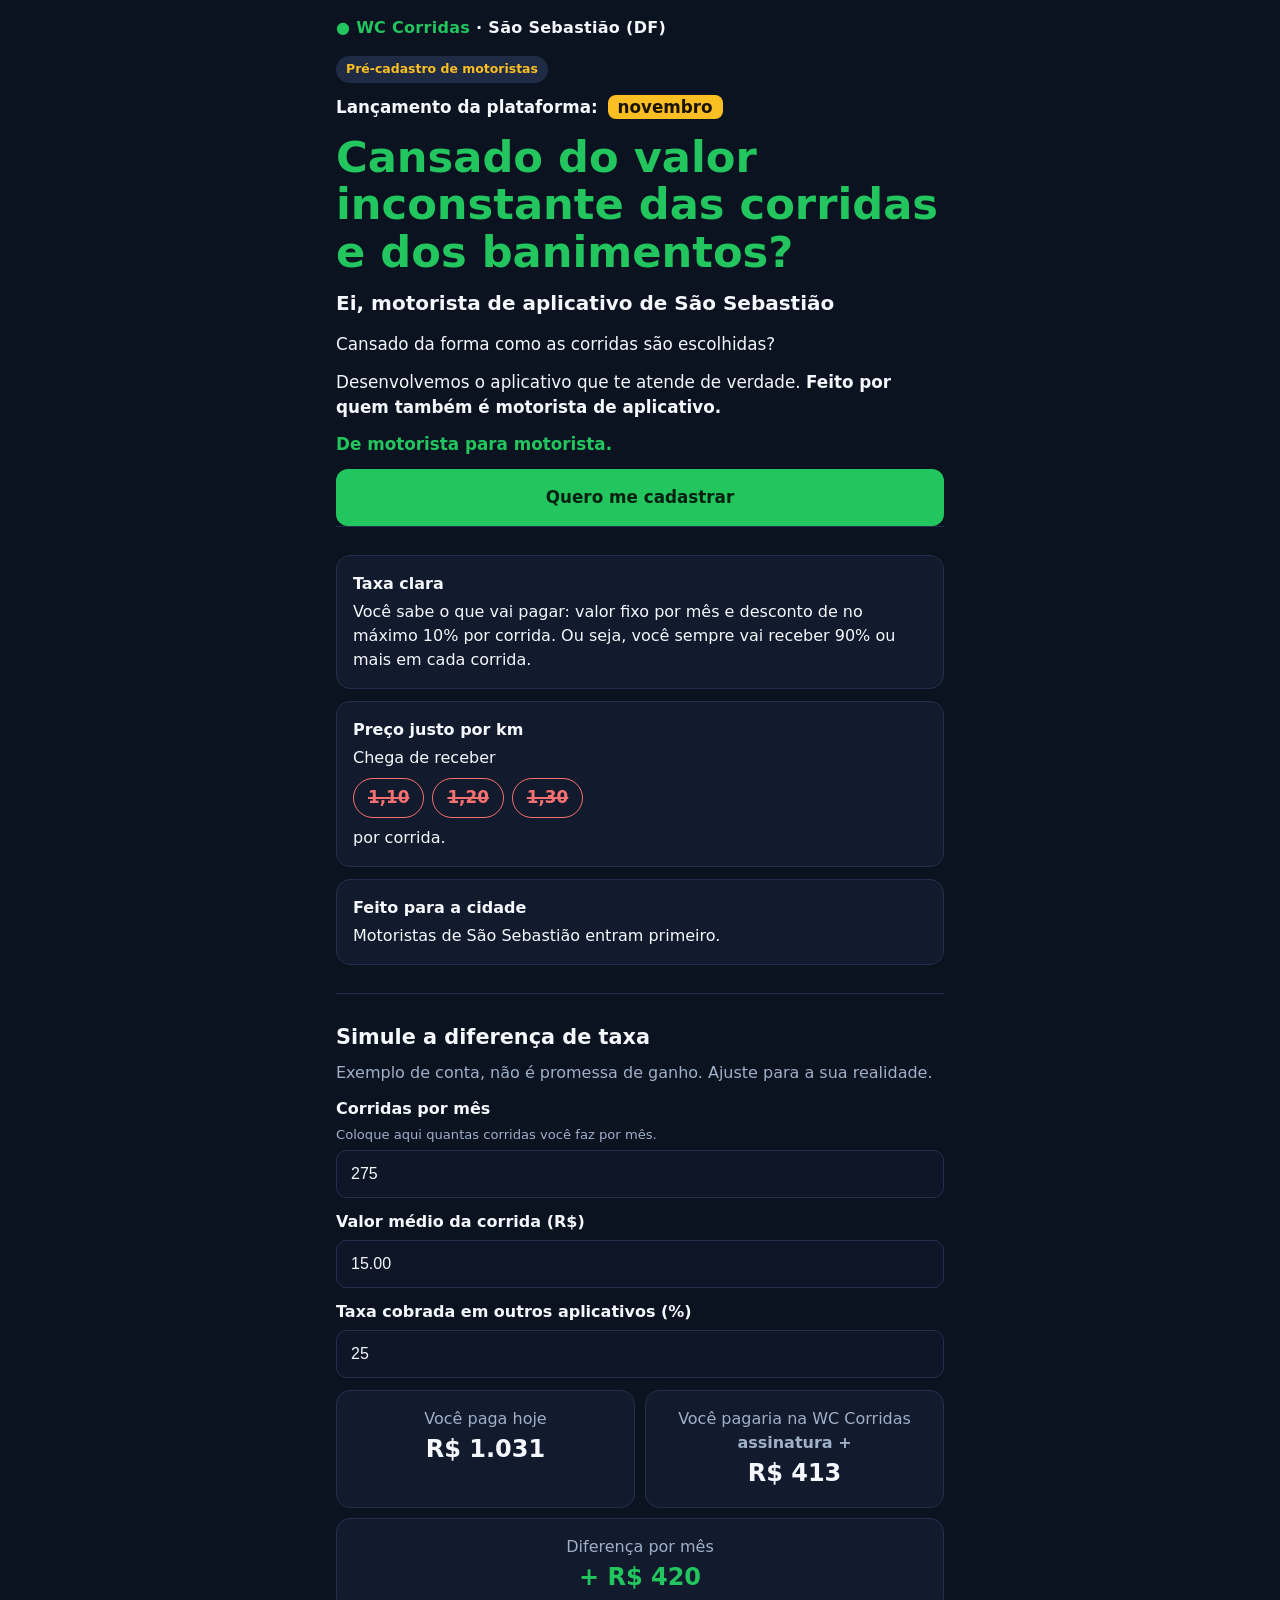
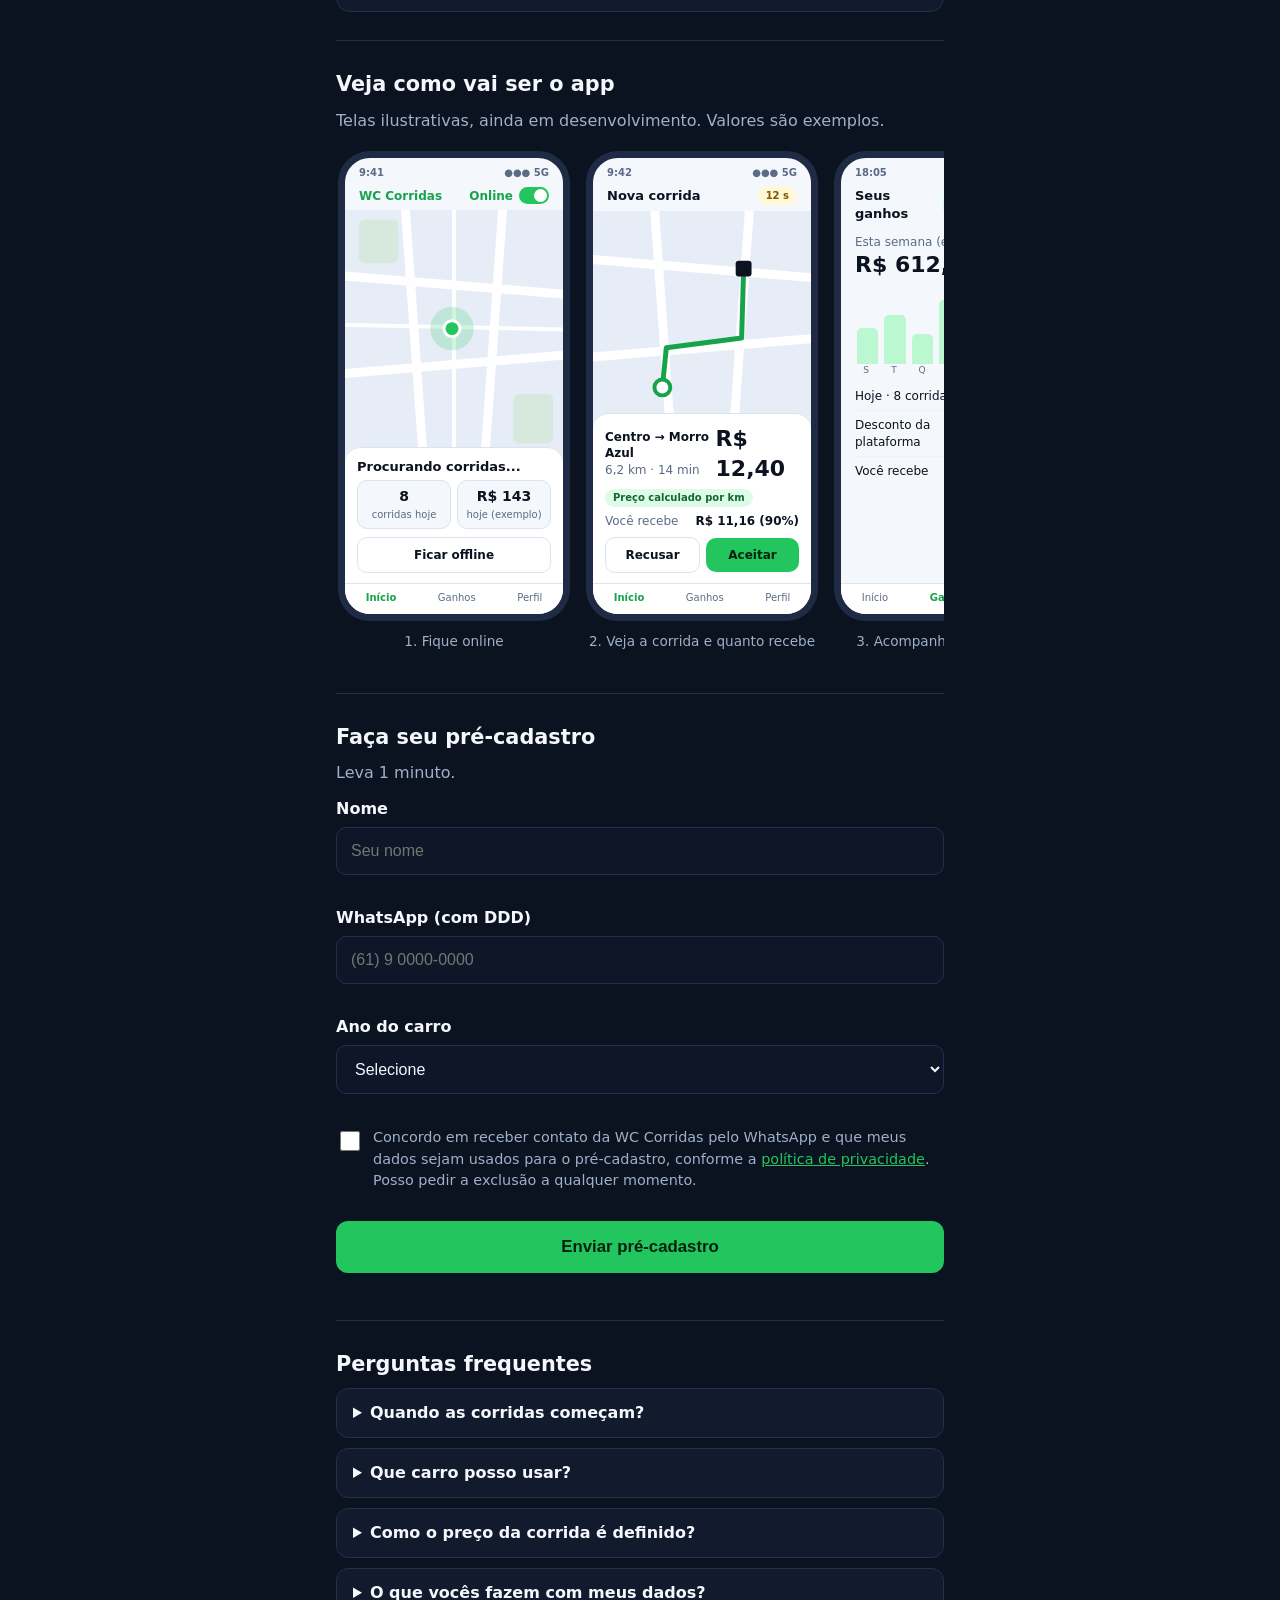
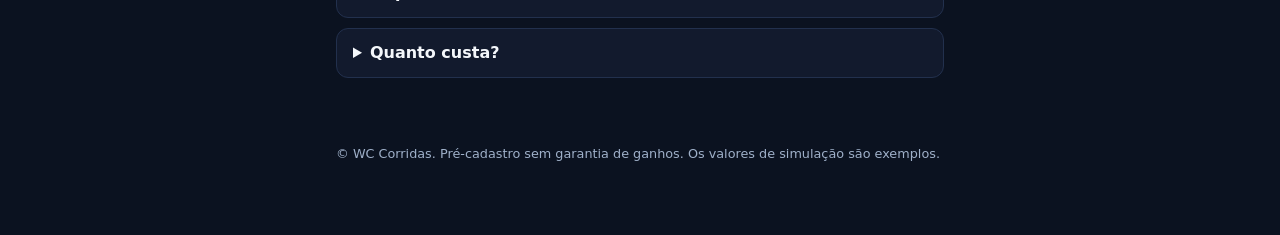
<file: wc-corridas/landing/index.html>
<!doctype html>
<html lang="pt-BR">
<head>
<meta charset="utf-8">
<meta name="viewport" content="width=device-width, initial-scale=1">
<link rel="icon" href="data:,">
<title>Pré-cadastro de motoristas | WC Corridas São Sebastião</title>
<meta name="description" content="Pré-cadastro para motoristas de aplicativo de São Sebastião (DF). Lançamento em novembro. Plataforma por assinatura mensal.">
<style>
:root{--bg:#0b1220;--card:#121a2d;--ink:#f4f7fb;--mut:#9fb0c9;--acc:#22c55e;--acc2:#16a34a;--line:#22304d;--warn:#fbbf24;--bad:#f87171}
*{box-sizing:border-box}
body{margin:0;font-family:system-ui,-apple-system,"Segoe UI",Roboto,Arial,sans-serif;background:var(--bg);color:var(--ink);line-height:1.5}
.wrap{max-width:640px;margin:0 auto;padding:0 16px}
header{padding:16px 0;font-weight:800;letter-spacing:.3px}
header span{color:var(--acc)}
h1{font-size:clamp(1.7rem,7vw,2.4rem);line-height:1.15;margin:12px 0}
h1 em{font-style:normal;color:var(--acc)}
h2{font-size:1.3rem;margin:0 0 8px}
p{margin:0 0 12px}
.mut{color:var(--mut)}
.btn{display:block;width:100%;background:var(--acc);color:#04210f;border:0;border-radius:12px;padding:16px;font-size:1.05rem;font-weight:800;text-align:center;text-decoration:none;cursor:pointer}
.btn:hover{background:var(--acc2)}
.btn[disabled]{opacity:.6;cursor:wait}
section{padding:28px 0;border-top:1px solid var(--line)}
.grid{display:grid;gap:12px}
.card{background:var(--card);border:1px solid var(--line);border-radius:14px;padding:16px}
.card b{display:block;margin-bottom:4px}
label{display:block;font-weight:600;margin:12px 0 6px}
.help{font-size:.82rem;color:var(--mut);margin:-2px 0 6px}
input[type=text],input[type=tel],input[type=number],select{width:100%;padding:14px;border-radius:10px;border:1px solid var(--line);background:#0e1627;color:var(--ink);font-size:1rem}
input:focus,select:focus{outline:2px solid var(--acc);border-color:transparent}
.chk{display:flex;gap:10px;align-items:flex-start;margin:14px 0;font-size:.9rem;color:var(--mut);font-weight:400}
.chk input{margin-top:4px;width:20px;height:20px;flex:none}
.err{color:var(--bad);font-size:.85rem;min-height:1.1em;margin-top:4px}
.sim{display:grid;grid-template-columns:1fr 1fr;gap:10px;margin-top:12px}
.sim .card{text-align:center}
.big{font-size:1.5rem;font-weight:800}
.save{color:var(--acc)}
details{background:var(--card);border:1px solid var(--line);border-radius:12px;padding:12px 16px;margin-bottom:10px}
summary{cursor:pointer;font-weight:700}
details p{margin:8px 0 0;color:var(--mut)}
.note{font-size:.8rem;color:var(--mut)}
.tag{display:inline-block;background:#1f2a44;color:var(--warn);border-radius:999px;padding:4px 10px;font-size:.78rem;font-weight:700}
.launch{margin:10px 0 0;font-size:1.05rem;font-weight:700}
.launch em{font-style:normal;background:var(--warn);color:#1a1300;border-radius:8px;padding:2px 10px;margin-left:4px}
.hl{font-size:clamp(1.9rem,8vw,2.7rem);line-height:1.1;font-weight:900;margin:14px 0 12px}
.hl em{font-style:normal;color:var(--acc)}
.lead p{font-size:1.05rem}
.hi{font-size:1.25rem;font-weight:800;margin:0 0 14px}
.shots{display:flex;gap:16px;overflow-x:auto;scroll-snap-type:x mandatory;padding:6px 2px 14px;-webkit-overflow-scrolling:touch}
.shot{flex:none;scroll-snap-align:center;width:232px}
.shot figcaption{margin-top:10px;font-size:.85rem;color:var(--mut);text-align:center}
.phone{width:232px;height:470px;border-radius:32px;border:7px solid #1f2a44;background:#f4f7fb;color:#0b1220;overflow:hidden;position:relative;font-size:12px;line-height:1.35;display:flex;flex-direction:column}
.sb{display:flex;justify-content:space-between;padding:8px 14px 2px;font-size:10px;font-weight:700;color:#5b6b86}
.ph-h{display:flex;justify-content:space-between;align-items:center;padding:6px 14px}
.ph-h b{font-size:13px}
.ph-h .brandsm{color:#16a34a;font-weight:800}
.sw{display:flex;align-items:center;gap:6px;font-weight:700;color:#16a34a}
.sw i{display:inline-block;width:30px;height:17px;border-radius:99px;background:#22c55e;position:relative}
.sw i:after{content:"";position:absolute;right:2px;top:2px;width:13px;height:13px;border-radius:50%;background:#fff}
.map{flex:1;min-height:0;background:#e6edf6;position:relative}
.map svg{position:absolute;inset:0;width:100%;height:100%}
.sheet{background:#fff;border-top:1px solid #dbe3ef;padding:10px 12px;border-radius:16px 16px 0 0;margin-top:-12px;position:relative}
.sheet h4{margin:0 0 4px;font-size:13px}
.row{display:flex;justify-content:space-between;align-items:center;gap:6px}
.kpi{background:#f4f7fb;border:1px solid #dbe3ef;border-radius:10px;padding:6px 8px;flex:1;text-align:center}
.kpi b{display:block;font-size:14px}
.kpi span{font-size:10px;color:#5b6b86}
.pbtn{display:block;text-align:center;background:#22c55e;color:#04210f;font-weight:800;border-radius:10px;padding:9px;margin-top:8px}
.pbtn.alt{background:#fff;border:1px solid #dbe3ef;color:#0b1220}
.nav{display:flex;justify-content:space-around;border-top:1px solid #dbe3ef;background:#fff;padding:7px 0 9px;font-size:10px;color:#5b6b86}
.nav .on{color:#16a34a;font-weight:800}
.big2{font-size:22px;font-weight:900}
.chip{display:inline-block;background:#fff7d6;color:#7a5a00;border-radius:99px;padding:2px 8px;font-size:10px;font-weight:700}
.chip.g{background:#dcfce7;color:#166534}
.bars{display:flex;align-items:flex-end;gap:6px;height:84px;padding:4px 2px 0}
.bars div{flex:1;background:#bbf7d0;border-radius:5px 5px 0 0}
.bars div.t{background:#22c55e}
.days{display:flex;gap:6px;font-size:9px;color:#5b6b86;text-align:center;margin-bottom:6px}
.days span{flex:1}
.li{display:flex;justify-content:space-between;padding:6px 0;border-bottom:1px solid #eef2f8}
.body{padding:6px 14px;flex:1;min-height:0}
.badges{display:flex;flex-wrap:wrap;gap:8px;margin:8px 0}
.badge{display:inline-block;border:1px solid var(--bad);color:var(--bad);border-radius:999px;padding:6px 14px;font-weight:800;font-size:1.05rem;text-decoration:line-through;text-decoration-thickness:2px}
.sub{font-weight:700;color:var(--acc)}
footer{padding:28px 0 60px;font-size:.8rem;color:var(--mut)}
#ok{display:none}
</style>
</head>
<body>

<div class="wrap">
  <header><span>●</span> <span class="brand">WC Corridas</span> · São Sebastião (DF)</header>

  <main>
    <p><span class="tag">Pré-cadastro de motoristas</span></p>
    <p class="launch">Lançamento da plataforma: <em>novembro</em></p>

    <div class="hl"><em>Cansado do valor inconstante das corridas e dos banimentos?</em></div>
    <p class="hi">Ei, motorista de aplicativo de São Sebastião</p>
    <div class="lead">
      <p>Cansado da forma como as corridas são escolhidas?</p>
      <p>Desenvolvemos o aplicativo que te atende de verdade. <b>Feito por quem também é motorista de aplicativo.</b></p>
      <p class="sub">De motorista para motorista.</p>
    </div>
    <a class="btn" href="#cadastro" id="cta1">Quero me cadastrar</a>

    <section>
      <div class="grid">
        <div class="card"><b>Taxa clara</b>Você sabe o que vai pagar: valor fixo por mês e desconto de no máximo 10% por corrida. Ou seja, você sempre vai receber 90% ou mais em cada corrida.</div>
        <div class="card"><b>Preço justo por km</b>Chega de receber
          <div class="badges"><span class="badge">1,10</span><span class="badge">1,20</span><span class="badge">1,30</span></div>
          por corrida.</div>
        <div class="card"><b>Feito para a cidade</b>Motoristas de São Sebastião entram primeiro.</div>
      </div>
    </section>

    <section>
      <h2>Simule a diferença de taxa</h2>
      <p class="mut">Exemplo de conta, não é promessa de ganho. Ajuste para a sua realidade.</p>

      <label for="rides">Corridas por mês</label>
      <div class="help">Coloque aqui quantas corridas você faz por mês.</div>
      <input id="rides" type="number" inputmode="numeric" min="1" max="1500" value="275">

      <label for="ticket">Valor médio da corrida (R$)</label>
      <input id="ticket" type="number" inputmode="decimal" min="1" max="500" step="0.5" value="15.00">

      <label for="other">Taxa cobrada em outros aplicativos (%)</label>
      <input id="other" type="number" inputmode="decimal" min="0" max="60" step="1" value="25">

      <div class="sim">
        <div class="card"><div class="mut">Você paga hoje</div><div class="big" id="feeOther">R$ 0</div></div>
        <div class="card"><div class="mut">Você pagaria na WC Corridas</div><div class="mut" style="font-weight:700">assinatura +</div><div class="big" id="feeUs">R$ 0</div></div>
      </div>
      <div class="card" style="margin-top:10px;text-align:center"><div class="mut">Diferença por mês</div><div class="big save" id="diff">R$ 0</div></div>
    </section>

    <section>
      <h2>Veja como vai ser o app</h2>
      <p class="mut">Telas ilustrativas, ainda em desenvolvimento. Valores são exemplos.</p>
      <div class="shots">

        <figure class="shot" style="margin:0">
          <div class="phone">
            <div class="sb"><span>9:41</span><span>●●● 5G</span></div>
            <div class="ph-h"><span class="brandsm brand">WC Corridas</span><span class="sw">Online <i></i></span></div>
            <div class="map">
              <svg viewBox="0 0 220 260" preserveAspectRatio="xMidYMid slice" aria-hidden="true">
                <rect width="220" height="260" fill="#e6edf6"/>
                <g stroke="#fff" stroke-width="9" fill="none"><path d="M-10 70 L230 90"/><path d="M-10 170 L230 150"/><path d="M60 -10 L80 270"/><path d="M160 -10 L140 270"/></g>
                <g stroke="#fff" stroke-width="4" fill="none"><path d="M-10 120 L230 125"/><path d="M110 -10 L110 270"/></g>
                <rect x="14" y="14" width="40" height="44" rx="6" fill="#d7e8dc"/><rect x="170" y="190" width="40" height="50" rx="6" fill="#d7e8dc"/>
                <circle cx="108" cy="124" r="22" fill="#22c55e" fill-opacity=".2"/><circle cx="108" cy="124" r="8" fill="#22c55e" stroke="#fff" stroke-width="3"/>
              </svg>
            </div>
            <div class="sheet">
              <h4>Procurando corridas...</h4>
              <div class="row"><div class="kpi"><b>8</b><span>corridas hoje</span></div><div class="kpi"><b>R$ 143</b><span>hoje (exemplo)</span></div></div>
              <div class="pbtn alt">Ficar offline</div>
            </div>
            <div class="nav"><span class="on">Início</span><span>Ganhos</span><span>Perfil</span></div>
          </div>
          <figcaption>1. Fique online</figcaption>
        </figure>

        <figure class="shot" style="margin:0">
          <div class="phone">
            <div class="sb"><span>9:42</span><span>●●● 5G</span></div>
            <div class="ph-h"><b>Nova corrida</b><span class="chip">12 s</span></div>
            <div class="map">
              <svg viewBox="0 0 220 260" preserveAspectRatio="xMidYMid slice" aria-hidden="true">
                <rect width="220" height="260" fill="#e6edf6"/>
                <g stroke="#fff" stroke-width="9" fill="none"><path d="M-10 70 L230 90"/><path d="M-10 170 L230 150"/><path d="M60 -10 L80 270"/><path d="M160 -10 L140 270"/></g>
                <path d="M70 200 L74 160 L150 150 L152 80" stroke="#16a34a" stroke-width="5" fill="none" stroke-linecap="round" stroke-linejoin="round"/>
                <circle cx="70" cy="200" r="8" fill="#fff" stroke="#16a34a" stroke-width="4"/>
                <rect x="144" y="72" width="16" height="16" rx="3" fill="#0b1220"/>
              </svg>
            </div>
            <div class="sheet">
              <div class="row"><div><b>Centro → Morro Azul</b><div style="color:#5b6b86">6,2 km · 14 min</div></div><div class="big2">R$ 12,40</div></div>
              <div style="margin-top:6px"><span class="chip g">Preço calculado por km</span></div>
              <div class="row" style="margin-top:6px"><span style="color:#5b6b86">Você recebe</span><b>R$ 11,16 (90%)</b></div>
              <div class="row"><div class="pbtn alt" style="flex:1">Recusar</div><div class="pbtn" style="flex:1">Aceitar</div></div>
            </div>
            <div class="nav"><span class="on">Início</span><span>Ganhos</span><span>Perfil</span></div>
          </div>
          <figcaption>2. Veja a corrida e quanto recebe</figcaption>
        </figure>

        <figure class="shot" style="margin:0">
          <div class="phone">
            <div class="sb"><span>18:05</span><span>●●● 5G</span></div>
            <div class="ph-h"><b>Seus ganhos</b><span class="chip g">Assinatura ativa</span></div>
            <div class="body">
              <div style="color:#5b6b86">Esta semana (exemplo)</div>
              <div class="big2">R$ 612,00</div>
              <div class="bars"><div style="height:45%"></div><div style="height:62%"></div><div style="height:38%"></div><div style="height:80%"></div><div class="t" style="height:100%"></div><div style="height:55%"></div><div style="height:20%"></div></div>
              <div class="days"><span>S</span><span>T</span><span>Q</span><span>Q</span><span>S</span><span>S</span><span>D</span></div>
              <div class="li"><span>Hoje · 8 corridas</span><b>R$ 143,00</b></div>
              <div class="li"><span>Desconto da plataforma</span><b>no máx. 10%</b></div>
              <div class="li" style="border:0"><span>Você recebe</span><b>90% ou mais</b></div>
            </div>
            <div class="nav"><span>Início</span><span class="on">Ganhos</span><span>Perfil</span></div>
          </div>
          <figcaption>3. Acompanhe seus ganhos</figcaption>
        </figure>

      </div>
    </section>

    <section id="cadastro">
      <h2>Faça seu pré-cadastro</h2>
      <p class="mut">Leva 1 minuto.</p>
      <form id="f" novalidate autocomplete="on">
        <input id="hp" name="website" type="text" tabindex="-1" autocomplete="off" aria-hidden="true" style="position:absolute;left:-9999px;width:1px;height:1px;opacity:0">
        <label for="nome">Nome</label>
        <input id="nome" name="nome" type="text" autocomplete="name" placeholder="Seu nome">
        <div class="err" id="e-nome"></div>

        <label for="zap">WhatsApp (com DDD)</label>
        <input id="zap" name="whatsapp" type="tel" inputmode="tel" autocomplete="tel" placeholder="(61) 9 0000-0000">
        <div class="err" id="e-zap"></div>

        <label for="ano">Ano do carro</label>
        <select id="ano" name="ano_carro"><option value="">Selecione</option></select>
        <div class="err" id="e-ano"></div>

        <label class="chk"><input id="lgpd" type="checkbox">
          <span>Concordo em receber contato da WC Corridas pelo WhatsApp e que meus dados sejam usados para o pré-cadastro, conforme a <a href="/privacidade" id="priv" style="color:var(--acc)">política de privacidade</a>. Posso pedir a exclusão a qualquer momento.</span></label>
        <div class="err" id="e-lgpd"></div>

        <button class="btn" id="send" type="submit">Enviar pré-cadastro</button>
        <div class="err" id="e-form"></div>
      </form>

      <div id="ok" class="card">
        <h2>Pré-cadastro recebido!</h2>
        <p class="mut" id="okmsg">Obrigado, <span id="okname"></span>. Toque abaixo para falar com a gente no WhatsApp.</p>
        <a class="btn" id="wa" href="#" target="_blank" rel="noopener">Falar no WhatsApp</a>
      </div>
    </section>

    <section>
      <h2>Perguntas frequentes</h2>
      <details><summary>Quando as corridas começam?</summary><p>A plataforma será lançada em novembro.</p></details>
      <details><summary>Que carro posso usar?</summary><p>Carros com fabricação de 2017 em diante.</p></details>
      <details><summary>Como o preço da corrida é definido?</summary><p>O preço é calculado por km. Regiões de difícil acesso ou sem asfalto pagam mais.</p></details>
      <details><summary>O que vocês fazem com meus dados?</summary><p>Usamos nome, WhatsApp e ano do carro só para falar sobre o pré-cadastro. Você pode pedir a exclusão quando quiser.</p></details>
      <details><summary>Quanto custa?</summary><p>R$ 199,00 por mês.</p></details>
    </section>
  </main>

  <footer>
    <p>© <span class="brand">WC Corridas</span>. Pré-cadastro sem garantia de ganhos. Os valores de simulação são exemplos.</p>
  </footer>
</div>

<script>
(function(){
  var APP_SLUG = "wc-corridas";
  var BRAND = "WC Corridas";
  var WHATSAPP = "";
  var PIXEL_ID = "1576806120384003";
  var SUPABASE_URL = "https://mprqmsvzbavpkhuzttot.supabase.co";
  var SUPABASE_KEY = "sb_publishable__mFN0jw4ViEfuTfK_I_Ryw_jcbMNlc_";
  var FEE_FIXED = 199, FEE_PCT = 0.10;
  var MIN_YEAR = 2017;

  var $ = function(id){return document.getElementById(id);};

  function uuid(){
    if (window.crypto && crypto.randomUUID) return crypto.randomUUID();
    return Date.now().toString(36) + "-" + Math.random().toString(36).slice(2, 12);
  }
  function store(area, key, make){
    try {
      var v = window[area].getItem(key);
      if (v) return v;
      v = make();
      window[area].setItem(key, v);
      return v;
    } catch (e) { return make(); }
  }
  function readCookie(name){
    var m = document.cookie.match(new RegExp("(?:^|; )" + name + "=([^;]*)"));
    return m ? decodeURIComponent(m[1]) : null;
  }

  var visitorId = store("localStorage", "wc_visitor_id", uuid);
  var sessionId = store("sessionStorage", "wc_session_id", uuid);

  var UTM_KEYS = ["utm_source","utm_medium","utm_campaign","utm_content","utm_term","fbclid"];
  var qs = new URLSearchParams(location.search), utm = {};
  UTM_KEYS.forEach(function(k){ if (qs.get(k)) utm[k] = qs.get(k); });
  try {
    if (Object.keys(utm).length) sessionStorage.setItem("wc_utm", JSON.stringify(utm));
    else utm = JSON.parse(sessionStorage.getItem("wc_utm") || "{}");
  } catch (e) {}

  if (utm.fbclid && !readCookie("_fbc")) {
    var fbcValue = "fb.1." + Date.now() + "." + utm.fbclid;
    document.cookie = "_fbc=" + fbcValue + "; max-age=7776000; path=/; SameSite=Lax; Secure";
  }

  document.querySelectorAll(".brand").forEach(function(e){e.textContent = BRAND;});
  document.title = "Pré-cadastro de motoristas | " + BRAND + " São Sebastião";
  $("priv").href = "/privacidade";
  $("priv").target = "_blank";
  $("priv").rel = "noopener";

  !function(f,b,e,v,n,t,s){if(f.fbq)return;n=f.fbq=function(){n.callMethod?n.callMethod.apply(n,arguments):n.queue.push(arguments)};if(!f._fbq)f._fbq=n;n.push=n;n.loaded=!0;n.version='2.0';n.queue=[];t=b.createElement(e);t.async=!0;t.src=v;s=b.getElementsByTagName(e)[0];s.parentNode.insertBefore(t,s)}(window,document,'script','https://connect.facebook.net/en_US/fbevents.js');
  var pageViewId = uuid();
  fbq('init', PIXEL_ID);
  fbq('track', 'PageView', {}, {eventID: pageViewId});

  function postWithRetry(url, options, attempts){
    return fetch(url, options).then(function(r){
      if (r.ok || attempts <= 1 || (r.status >= 400 && r.status < 500)) return r;
      return new Promise(function(res){ setTimeout(res, 1200); }).then(function(){ return postWithRetry(url, options, attempts - 1); });
    }, function(err){
      if (attempts <= 1) throw err;
      return new Promise(function(res){ setTimeout(res, 1200); }).then(function(){ return postWithRetry(url, options, attempts - 1); });
    });
  }

  var sent = {};
  function deviceType(){
    var w = window.innerWidth;
    return w < 768 ? "mobile" : (w < 1024 ? "tablet" : "desktop");
  }
  function track(eventType, once){
    if (once) { if (sent[eventType]) return; sent[eventType] = true; }
    var row = {
      app_slug: APP_SLUG,
      path: location.pathname,
      full_url: location.href.slice(0, 2000),
      referrer: document.referrer ? document.referrer.slice(0, 2000) : null,
      utm_source: utm.utm_source || null,
      utm_medium: utm.utm_medium || null,
      utm_campaign: utm.utm_campaign || null,
      utm_content: utm.utm_content || null,
      utm_term: utm.utm_term || null,
      fbclid: utm.fbclid || null,
      session_id: sessionId,
      visitor_id: visitorId,
      event_type: eventType,
      device_type: deviceType(),
      browser_locale: navigator.language || null,
      screen_width: window.screen ? window.screen.width : null,
      screen_height: window.screen ? window.screen.height : null,
      user_agent: navigator.userAgent ? navigator.userAgent.slice(0, 600) : null
    };
    postWithRetry(SUPABASE_URL + "/rest/v1/landing_page_visits", {
      method: "POST",
      keepalive: true,
      headers: {"Content-Type": "application/json", "apikey": SUPABASE_KEY, "Prefer": "return=minimal"},
      body: JSON.stringify(row)
    }, 2).catch(function(){});
  }

  track("page_view", true);

  var scrollTicking = false;
  window.addEventListener("scroll", function(){
    if (scrollTicking) return;
    scrollTicking = true;
    requestAnimationFrame(function(){
      scrollTicking = false;
      var doc = document.documentElement;
      var total = doc.scrollHeight - window.innerHeight;
      if (total <= 0) return;
      var pct = window.scrollY / total;
      if (pct >= 0.5) track("scroll_50", true);
      if (pct >= 0.9) track("scroll_90", true);
    });
  }, {passive: true});

  if ("IntersectionObserver" in window) {
    var io = new IntersectionObserver(function(entries){
      entries.forEach(function(en){
        if (en.isIntersecting) { track("form_view", true); io.disconnect(); }
      });
    }, {threshold: 0.4});
    io.observe($("cadastro"));
  }

  var sel = $("ano"), y = new Date().getFullYear() + 1;
  for (var i = y; i >= MIN_YEAR; i--) { var o = document.createElement("option"); o.value = i; o.textContent = i; sel.appendChild(o); }
  var older = document.createElement("option"); older.value = "anterior a " + MIN_YEAR; older.textContent = "Anterior a " + MIN_YEAR; sel.appendChild(older);

  var brl = function(n){return "R$ " + Math.round(n).toLocaleString("pt-BR");};
  function sim(){
    var r = Math.max(0, parseFloat($("rides").value)||0);
    var t = Math.max(0, parseFloat($("ticket").value)||0);
    var p = Math.min(100, Math.max(0, parseFloat($("other").value)||0))/100;
    var gross = r*t, a = gross*p, b = FEE_FIXED + gross*FEE_PCT;
    $("feeOther").textContent = brl(a);
    $("feeUs").textContent = brl(gross*FEE_PCT);
    var d = a-b;
    $("diff").textContent = (d>=0 ? "+ " : "- ") + brl(Math.abs(d));
    $("diff").className = "big " + (d>=0 ? "save" : "");
  }
  ["rides","ticket","other"].forEach(function(id){
    $(id).addEventListener("input", function(){ sim(); track("simulator_use", true); });
  });
  sim();

  document.querySelectorAll("details").forEach(function(d){
    d.addEventListener("toggle", function(){ if (d.open) track("faq_open", true); });
  });

  $("zap").addEventListener("input", function(){
    var d = this.value.replace(/\D/g,"").slice(0,11), s = d;
    if (d.length>2) s = "("+d.slice(0,2)+") "+d.slice(2);
    if (d.length>7) s = "("+d.slice(0,2)+") "+d.slice(2,d.length-4)+"-"+d.slice(-4);
    this.value = s;
  });

  $("cta1").addEventListener("click", function(){
    track("cta_click");
    fbq('trackCustom', 'CliqueCadastro');
  });

  ["nome","zap","ano"].forEach(function(id){
    $(id).addEventListener("focus", function(){ track("form_start", true); });
  });

  function setErr(id, msg){ $(id).textContent = msg||""; return !msg; }

  var submitting = false;
  $("f").addEventListener("submit", function(ev){
    ev.preventDefault();
    if (submitting) return;
    var nome = $("nome").value.trim(), zap = $("zap").value.replace(/\D/g,""), ano = $("ano").value;
    var ok = true;
    ok = setErr("e-nome", nome.length < 2 ? "Informe seu nome." : "") && ok;
    ok = setErr("e-zap", (zap.length !== 11 || zap.charAt(2) !== "9") ? "Informe o WhatsApp com DDD (11 dígitos)." : "") && ok;
    ok = setErr("e-ano", !ano ? "Selecione o ano do carro." : "") && ok;
    ok = setErr("e-lgpd", !$("lgpd").checked ? "É preciso concordar para enviar." : "") && ok;
    setErr("e-form", "");
    if (!ok) return;

    submitting = true;
    var btn = $("send"); btn.disabled = true; btn.textContent = "Enviando...";
    var eventId = uuid();
    var payload = {
      app_slug: APP_SLUG,
      nome: nome,
      whatsapp: "55" + zap,
      ano_carro: ano,
      consentimento_lgpd: true,
      website: $("hp").value,
      event_id: eventId,
      fbp: readCookie("_fbp"),
      fbc: readCookie("_fbc"),
      session_id: sessionId,
      visitor_id: visitorId,
      source_url: location.origin + location.pathname,
      utm: utm
    };

    function reset(){ submitting = false; btn.disabled = false; btn.textContent = "Enviar pré-cadastro"; }

    function done(){
      fbq('track', 'Lead', {content_name: "pre_cadastro_motorista"}, {eventID: eventId});
      track("lead_submitted");
      $("f").style.display = "none";
      $("okname").textContent = nome.split(" ")[0];
      if (WHATSAPP) {
        var msg = "Olá! Fiz meu pré-cadastro de motorista no " + BRAND + ". Meu nome é " + nome + ", carro " + ano + ".";
        $("wa").href = "https://wa.me/" + WHATSAPP + "?text=" + encodeURIComponent(msg);
      } else {
        $("wa").style.display = "none";
        $("okmsg").textContent = "Obrigado, " + nome.split(" ")[0] + ". Entraremos em contato pelo WhatsApp informado.";
      }
      $("ok").style.display = "block";
      $("ok").scrollIntoView({behavior:"smooth", block:"center"});
    }

    postWithRetry(SUPABASE_URL + "/functions/v1/landing-lead", {
      method: "POST",
      headers: {"Content-Type": "application/json", "apikey": SUPABASE_KEY, "Authorization": "Bearer " + SUPABASE_KEY},
      body: JSON.stringify(payload)
    }, 2).then(function(r){
      if (!r.ok) throw new Error("http_" + r.status);
      return r.json();
    }).then(done).catch(function(){
      track("lead_error");
      reset();
      setErr("e-form", "Não foi possível enviar. Tente de novo.");
    });
  });
})();
</script>
</body>
</html>
</file>
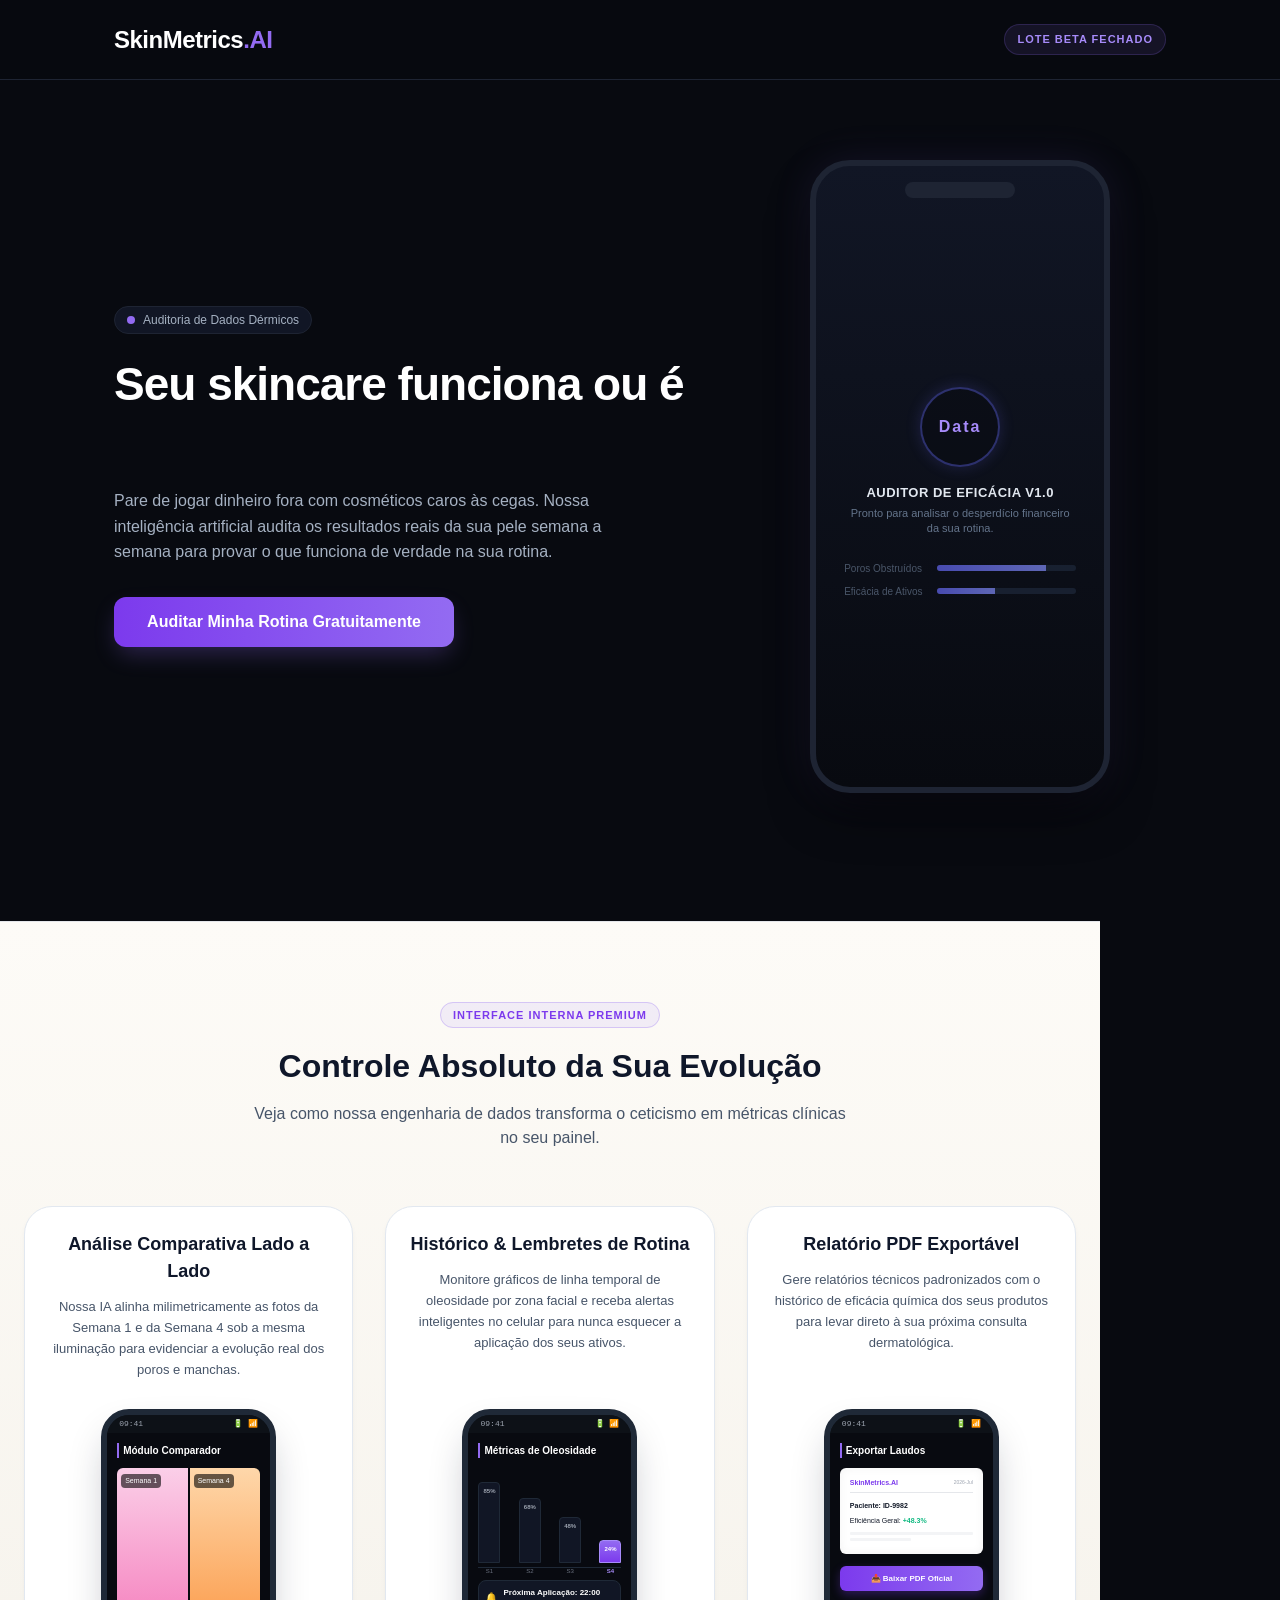
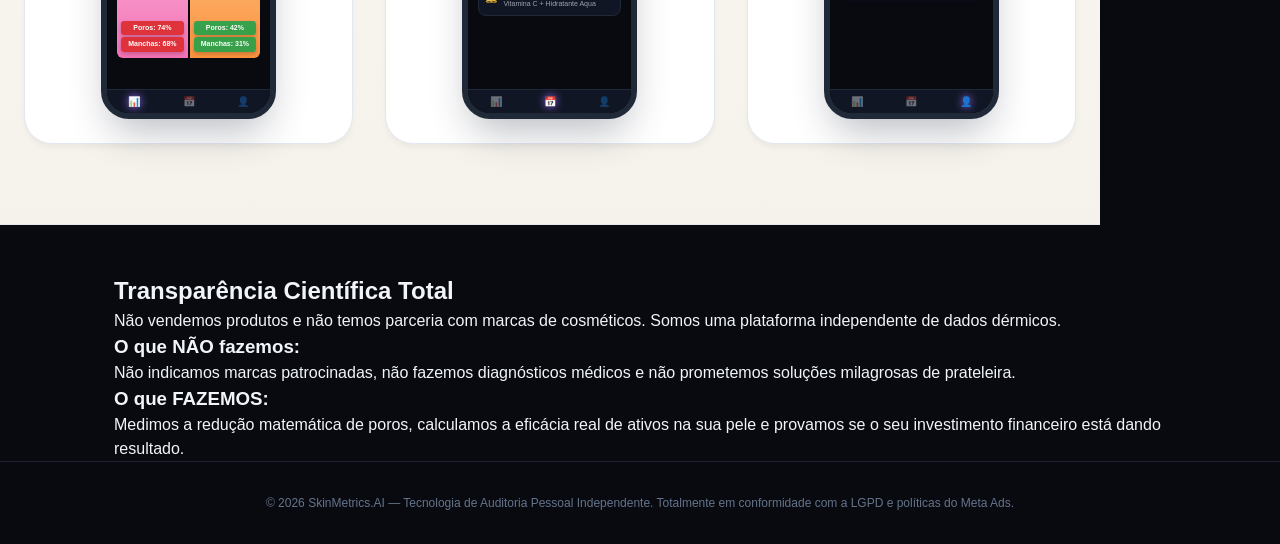
<file: projects-raiz/smoke-test/sem-nome/index.html>
<!DOCTYPE html>
<html lang="pt-BR">
<head>
    <meta charset="UTF-8">
    <meta name="viewport" content="width=device-width, initial-scale=1.0">
    <title>SkinMetrics.AI — Auditoria de Eficácia de Skincare</title>
    <link rel="stylesheet" href="style.css">

    <!-- Facebook Pixel Code -->
    <script>
      !function(f,b,e,v,n,t,s)
      {if(f.fbq)return;n=f.fbq=function(){n.callMethod?
      n.callMethod.apply(n,arguments):n.queue.push(arguments)};
      if(!f.fbq)f.fbq=n;n.push=n;n.loaded=!0;n.version='2.0';
      n.queue=[];t=b.createElement(e);t.async=!0;
      t.src=v;s=b.getElementsByTagName(e)[0];
      s.parentNode.insertBefore(t,s)}(window, document,'script',
      'https://facebook.net');
      fbq('init', 'SEU_ID_DO_PIXEL_AQUI');
      fbq('track', 'PageView');
    </script>
    <noscript>
      <img height="1" width="1" style="display:none" src="https://connect.facebook.net/en_US/fbevents.js"/>
    </noscript>
    <!-- End Facebook Pixel Code -->
</head>
<body>

    <!-- CABEÇALHO SÔBRIO DE PRODUTO SAAS -->
    <header class="header">
        <div class="container header-flex">
            <span class="logo">SkinMetrics<span class="logo-dot">.AI</span></span>
            <span class="badge">Lote Beta Fechado</span>
        </div>
    </header>

    <!-- HERO GRID: PROPOSTA DE VALOR REVOLUCIONÁRIA (ANTI-DESPERDÍCIO) -->
    <main class="container main-grid">
        <section class="hero-text">
            <div class="tag">
                <span class="tag-dot"></span> Auditoria de Dados Dérmicos
            </div>
            <h1>Seu skincare funciona ou é<br><span class="gradient-text">puro marketing?</span></h1>
            <p>Pare de jogar dinheiro fora com cosméticos caros às cegas. Nossa inteligência artificial audita os resultados reais da sua pele semana a semana para provar o que funciona de verdade na sua rotina.</p>
            <button onclick="startAnalysis()" class="btn">Auditar Minha Rotina Gratuitamente</button>
        </section>

        <!-- SMARTPHONE MOCKUP (INTERFACES INJETADAS PELO SCRIPT.JS) -->
        <section class="hero-app">
            <div class="phone">
                <div class="phone-notch"></div>
                <div id="appInterface" class="phone-screen">
                    <!-- Injeção dinâmica via script.js -->
                </div>
            </div>
        </section>
    </main>

        <!-- SEÇÃO DE RECURSOS VISUAIS: MOCKUPS DO SMARTPHONE PREDIAL -->
        <!-- SEÇÃO DE RECURSOS VISUAIS: HIGH-FIDELITY APP DASHBOARD MOCKUPS -->
    <section class="container features-section">
        <div class="features-header">
            <span class="badge" style="background: rgba(147, 107, 242, 0.1); color: #7c3aed; border-color: rgba(147, 107, 242, 0.3);">Interface Interna Premium</span>
            <h2>Controle Absoluto da Sua Evolução</h2>
            <p class="subtitle">Veja como nossa engenharia de dados transforma o ceticismo em métricas clínicas no seu painel.</p>
        </div>

        <div class="features-grid">
            <!-- FEATURE 1: ANÁLISE COMPARATIVA LADO A LADO -->
            <div class="feature-card">
                <div class="feature-info">
                    <h3>Análise Comparativa Lado a Lado</h3>
                    <p>Nossa IA alinha milimetricamente as fotos da Semana 1 e da Semana 4 sob a mesma iluminação para evidenciar a evolução real dos poros e manchas.</p>
                </div>
                <!-- SMARTPHONE PREMIUM NATIVO -->
                <div class="mini-phone">
                    <div class="phone-top-bar"><span class="phone-time">09:41</span><div class="phone-icons">🔋 📶</div></div>
                    <div class="mini-screen split-screen">
                        <p class="app-internal-title">Módulo Comparador</p>
                        <div class="split-container">
                            <div class="split-photo left-photo">
                                <span class="photo-badge">Semana 1</span>
                                <div class="face-placeholder"></div>
                                <div class="metrics-overlay">
                                    <span class="met-tag label-red">Poros: 74%</span>
                                    <span class="met-tag label-red">Manchas: 68%</span>
                                </div>
                            </div>
                            <div class="split-photo right-photo">
                                <span class="photo-badge success">Semana 4</span>
                                <div class="face-placeholder glow"></div>
                                <div class="metrics-overlay">
                                    <span class="met-tag label-green">Poros: 42%</span>
                                    <span class="met-tag label-green">Manchas: 31%</span>
                                </div>
                            </div>
                        </div>
                        <div class="app-nav-bar"><span class="active">📊</span><span>📅</span><span>👤</span></div>
                    </div>
                </div>
            </div>

            <!-- FEATURE 2: HISTÓRICO GRÁFICO (REMODELADO COM LEMBRETES DE ROTINA) -->
            <div class="feature-card">
                <div class="feature-info">
                    <h3>Histórico & Lembretes de Rotina</h3>
                    <p>Monitore gráficos de linha temporal de oleosidade por zona facial e receba alertas inteligentes no celular para nunca esquecer a aplicação dos seus ativos.</p>
                </div>
                <div class="mini-phone">
                    <div class="phone-top-bar"><span class="phone-time">09:41</span><div class="phone-icons">🔋 📶</div></div>
                    <div class="mini-screen chart-screen">
                        <p class="app-internal-title">Métricas de Oleosidade</p>
                        <div class="mini-graph-container">
                            <div class="graph-bar-hf" style="height: 85%;"><span class="val">85%</span><span class="lbl">S1</span></div>
                            <div class="graph-bar-hf" style="height: 68%;"><span class="val">68%</span><span class="lbl">S2</span></div>
                            <div class="graph-bar-hf" style="height: 48%;"><span class="val">48%</span><span class="lbl">S3</span></div>
                            <div class="graph-bar-hf active" style="height: 24%;"><span class="val">24%</span><span class="lbl">S4</span></div>
                        </div>
                        <!-- LEMBRETE INTERNO DE APP REAL -->
                        <div class="app-notification-card">
                            <div class="notif-bell">🔔</div>
                            <div class="notif-text">
                                <p class="notif-title">Próxima Aplicação: 22:00</p>
                                <p class="notif-desc">Vitamina C + Hidratante Aqua</p>
                            </div>
                        </div>
                        <div class="app-nav-bar"><span>📊</span><span class="active">📅</span><span>👤</span></div>
                    </div>
                </div>
            </div>

            <!-- FEATURE 3: LAUDO CLÍNICO PDF -->
            <div class="feature-card">
                <div class="feature-info">
                    <h3>Relatório PDF Exportável</h3>
                    <p>Gere relatórios técnicos padronizados com o histórico de eficácia química dos seus produtos para levar direto à sua próxima consulta dermatológica.</p>
                </div>
                <div class="mini-phone">
                    <div class="phone-top-bar"><span class="phone-time">09:41</span><div class="phone-icons">🔋 📶</div></div>
                    <div class="mini-screen pdf-screen-hf">
                        <p class="app-internal-title">Exportar Laudos</p>
                        <div class="pdf-document-mock">
                            <div class="pdf-doc-header">
                                <span class="pdf-logo-text">SkinMetrics.AI</span>
                                <span class="pdf-date">2026-Jul</span>
                            </div>
                            <div class="pdf-doc-body">
                                <p class="pdf-patient">Paciente: ID-9982</p>
                                <div class="pdf-mini-row"><span>Eficiência Geral:</span> <strong style="color: #10b981;">+48.3%</strong></div>
                                <div class="pdf-line-placeholder"></div>
                                <div class="pdf-line-placeholder short"></div>
                            </div>
                        </div>
                        <button class="app-action-btn-hf">📥 Baixar PDF Oficial</button>
                        <div class="app-nav-bar"><span>📊</span><span>📅</span><span class="active">👤</span></div>
                    </div>
                </div>
            </div>
        </div>
    </section>



    <!-- SEÇÃO DE QUEBRA DE OBJEÇÕES E CONSTRUÇÃO DE AUTORIDADE -->
    <section class="container copy-section">
        <h2>Transparência Científica Total</h2>
        <p class="subtitle">Não vendemos produtos e não temos parceria com marcas de cosméticos. Somos uma plataforma independente de dados dérmicos.</p>
        <div class="cards-grid">
            <div class="card card-rose">
                <h3>O que NÃO fazemos:</h3>
                <p>Não indicamos marcas patrocinadas, não fazemos diagnósticos médicos e não prometemos soluções milagrosas de prateleira.</p>
            </div>
            <div class="card card-indigo">
                <h3>O que FAZEMOS:</h3>
                <p>Medimos a redução matemática de poros, calculamos a eficácia real de ativos na sua pele e provamos se o seu investimento financeiro está dando resultado.</p>
            </div>
        </div>
    </section>

    <!-- FOOTER EM CONFORMIDADE COM AS NORMAS DE TRÁFEGO PAGO -->
    <footer class="footer">
        <p>&copy; 2026 SkinMetrics.AI — Tecnologia de Auditoria Pessoal Independente. Totalmente em conformidade com a LGPD e políticas do Meta Ads.</p>
    </footer>

    <script src="script.js"></script>
</body>
</html>
</file>
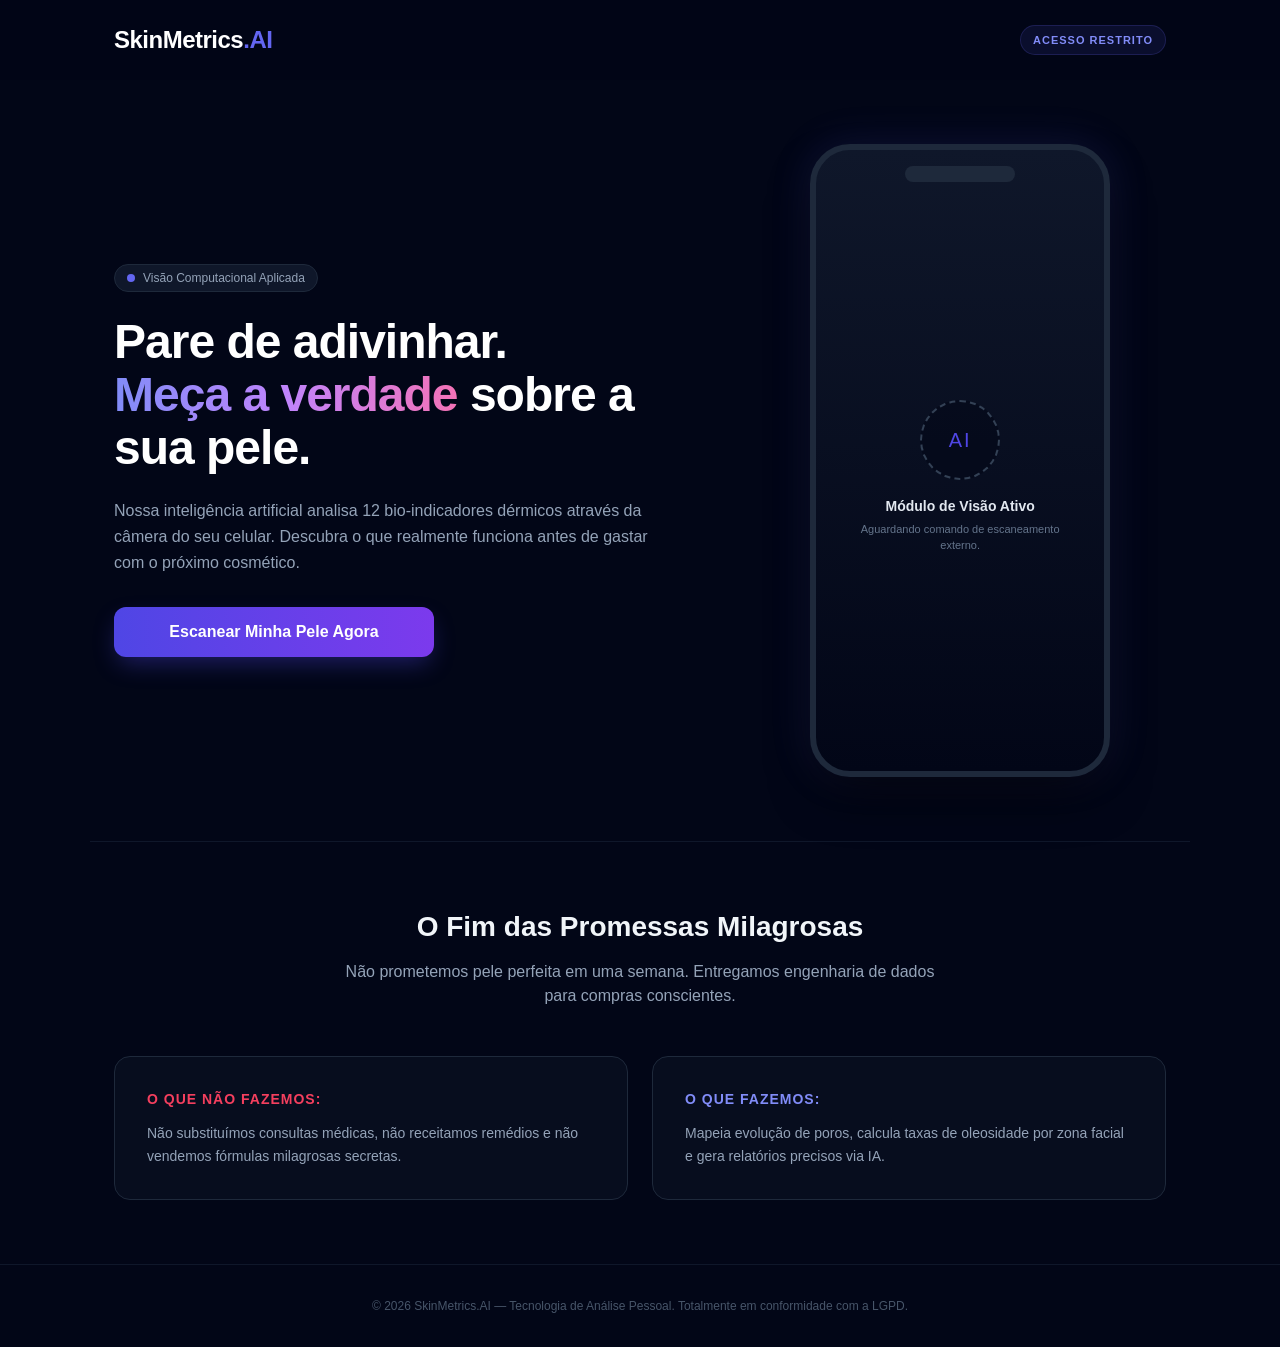
<file: projects-raiz/smoke-test/skin_metrics_ia/index.html>
<!DOCTYPE html>
<html lang="pt-BR">
<head>
    <meta charset="UTF-8">
    <meta name="viewport" content="width=device-width, initial-scale=1.0">
    <title>SkinMetrics.AI - Análise Científica de Pele</title>
    <!-- O CSS completo e a lógica JS virão na sequência para não estourar o chat -->
    <link rel="stylesheet" href="style.css">

        <!-- Facebook Pixel Code -->
    <script>
      !function(f,b,e,v,n,t,s)
      {if(f.fbq)return;n=f.fbq=function(){n.callMethod?
      n.callMethod.apply(n,arguments):n.queue.push(arguments)};
      if(!f.fbq)f.fbq=n;n.push=n;n.loaded=!0;n.version='2.0';
      n.queue=[];t=b.createElement(e);t.async=!0;
      t.src=v;s=b.getElementsByTagName(e)[0];
      s.parentNode.insertBefore(t,s)}(window, document,'script',
      'https://facebook.net');
      fbq('init', 'SEU_ID_DO_PIXEL_AQUI');
      fbq('track', 'PageView');
    </script>
    <noscript>
      <img height="1" width="1" style="display:none" src="https://facebook.com"/>
    </noscript>
    <!-- End Facebook Pixel Code -->

</head>
<body>

    <header class="header">
        <div class="container header-flex">
            <span class="logo">SkinMetrics<span class="logo-dot">.AI</span></span>
            <span class="badge">Acesso Restrito</span>
        </div>
    </header>

    <main class="container main-grid">
        <section class="hero-text">
            <div class="tag">
                <span class="tag-dot"></span> Visão Computacional Aplicada
            </div>
            <h1>Pare de adivinhar.<br><span class="gradient-text">Meça a verdade</span> sobre a sua pele.</h1>
            <p>Nossa inteligência artificial analisa 12 bio-indicadores dérmicos através da câmera do seu celular. Descubra o que realmente funciona antes de gastar com o próximo cosmético.</p>
            <button onclick="startAnalysis()" class="btn">Escanear Minha Pele Agora</button>
        </section>

        <section class="hero-app">
            <div class="phone">
                <div class="phone-notch"></div>
                <div id="appInterface" class="phone-screen">
                    <!-- Injeção dinâmica via script.js -->
                </div>
            </div>
        </section>
    </main>

    <section class="container copy-section">
        <h2>O Fim das Promessas Milagrosas</h2>
        <p class="subtitle">Não prometemos pele perfeita em uma semana. Entregamos engenharia de dados para compras conscientes.</p>
        <div class="cards-grid">
            <div class="card card-rose">
                <h3>O que NÃO fazemos:</h3>
                <p>Não substituímos consultas médicas, não receitamos remédios e não vendemos fórmulas milagrosas secretas.</p>
            </div>
            <div class="card card-indigo">
                <h3>O que FAZEMOS:</h3>
                <p>Mapeia evolução de poros, calcula taxas de oleosidade por zona facial e gera relatórios precisos via IA.</p>
            </div>
        </div>
    </section>

    <footer class="footer">
        <p>&copy; 2026 SkinMetrics.AI — Tecnologia de Análise Pessoal. Totalmente em conformidade com a LGPD.</p>
    </footer>

    <script src="script.js"></script>
</body>
</html>
</file>
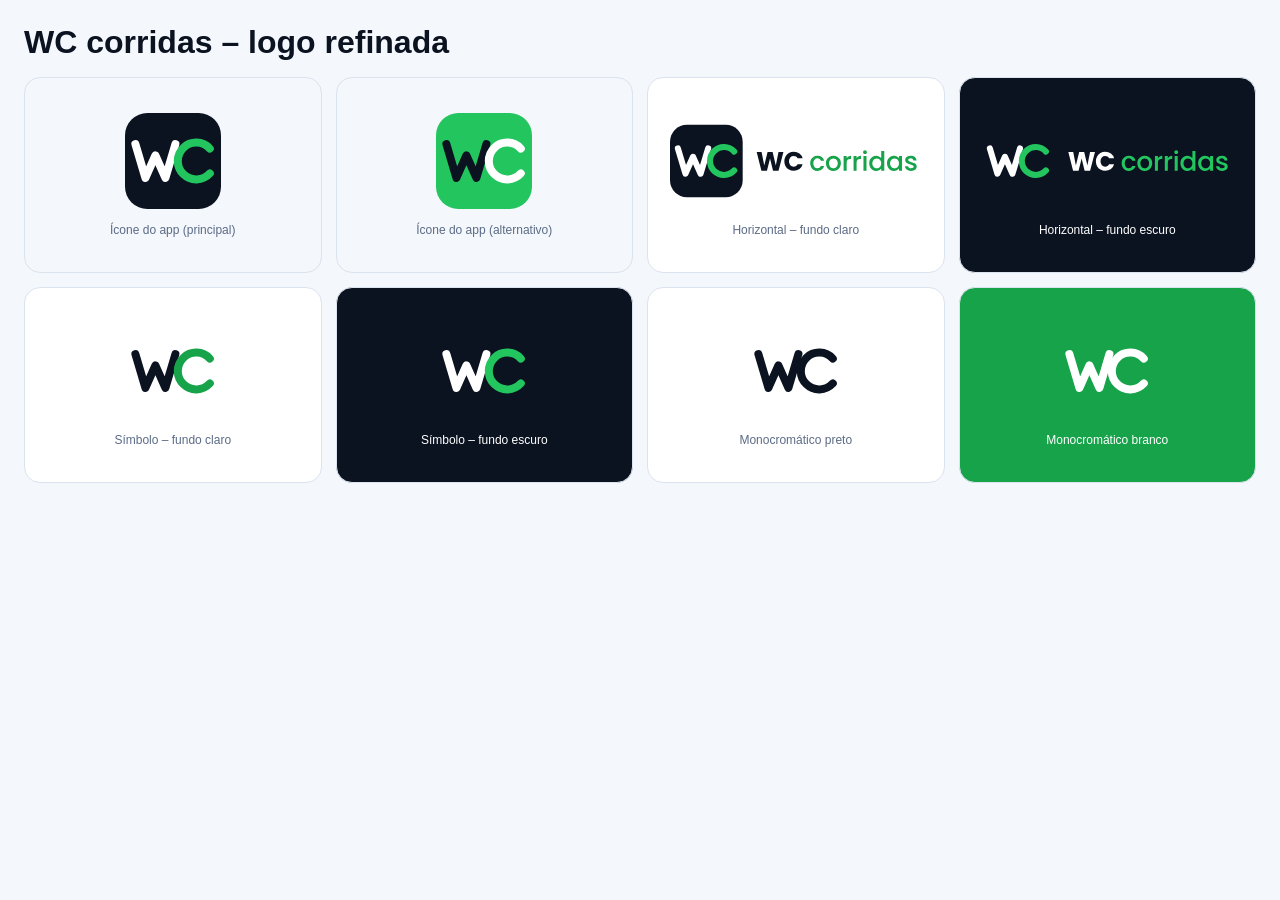
<file: wc-corridas/branding/apresentacao_1.html>
<!doctype html><html lang="pt-BR"><meta charset="utf-8"><meta name="viewport" content="width=device-width,initial-scale=1"><title>WC corridas - logo</title>
<style>body{margin:0;background:#f4f7fb;font-family:Poppins,Inter,Arial,sans-serif;padding:24px;color:#0b1220}h1{margin:0 0 16px}.g{display:grid;grid-template-columns:repeat(auto-fit,minmax(260px,1fr));gap:14px}
.c{border:1px solid #dbe3ef;border-radius:16px;padding:22px;display:flex;flex-direction:column;align-items:center;gap:14px;min-height:150px;justify-content:center}.c img{max-width:100%;height:96px}.c span{font-size:12px}</style>
<h1>WC corridas – logo refinada</h1><div class="g"><div class="c" style="background:#f4f7fb"><img src="[data-uri]"><span style="color:#5b6b86">Ícone do app (principal)</span></div><div class="c" style="background:#f4f7fb"><img src="[data-uri]"><span style="color:#5b6b86">Ícone do app (alternativo)</span></div><div class="c" style="background:#ffffff"><img src="[data-uri]"><span style="color:#5b6b86">Horizontal – fundo claro</span></div><div class="c" style="background:#0b1220"><img src="[data-uri]"><span style="color:#fff">Horizontal – fundo escuro</span></div><div class="c" style="background:#ffffff"><img src="[data-uri]"><span style="color:#5b6b86">Símbolo – fundo claro</span></div><div class="c" style="background:#0b1220"><img src="[data-uri]"><span style="color:#fff">Símbolo – fundo escuro</span></div><div class="c" style="background:#ffffff"><img src="[data-uri]"><span style="color:#5b6b86">Monocromático preto</span></div><div class="c" style="background:#16a34a"><img src="[data-uri]"><span style="color:#fff">Monocromático branco</span></div></div></html>
</file>
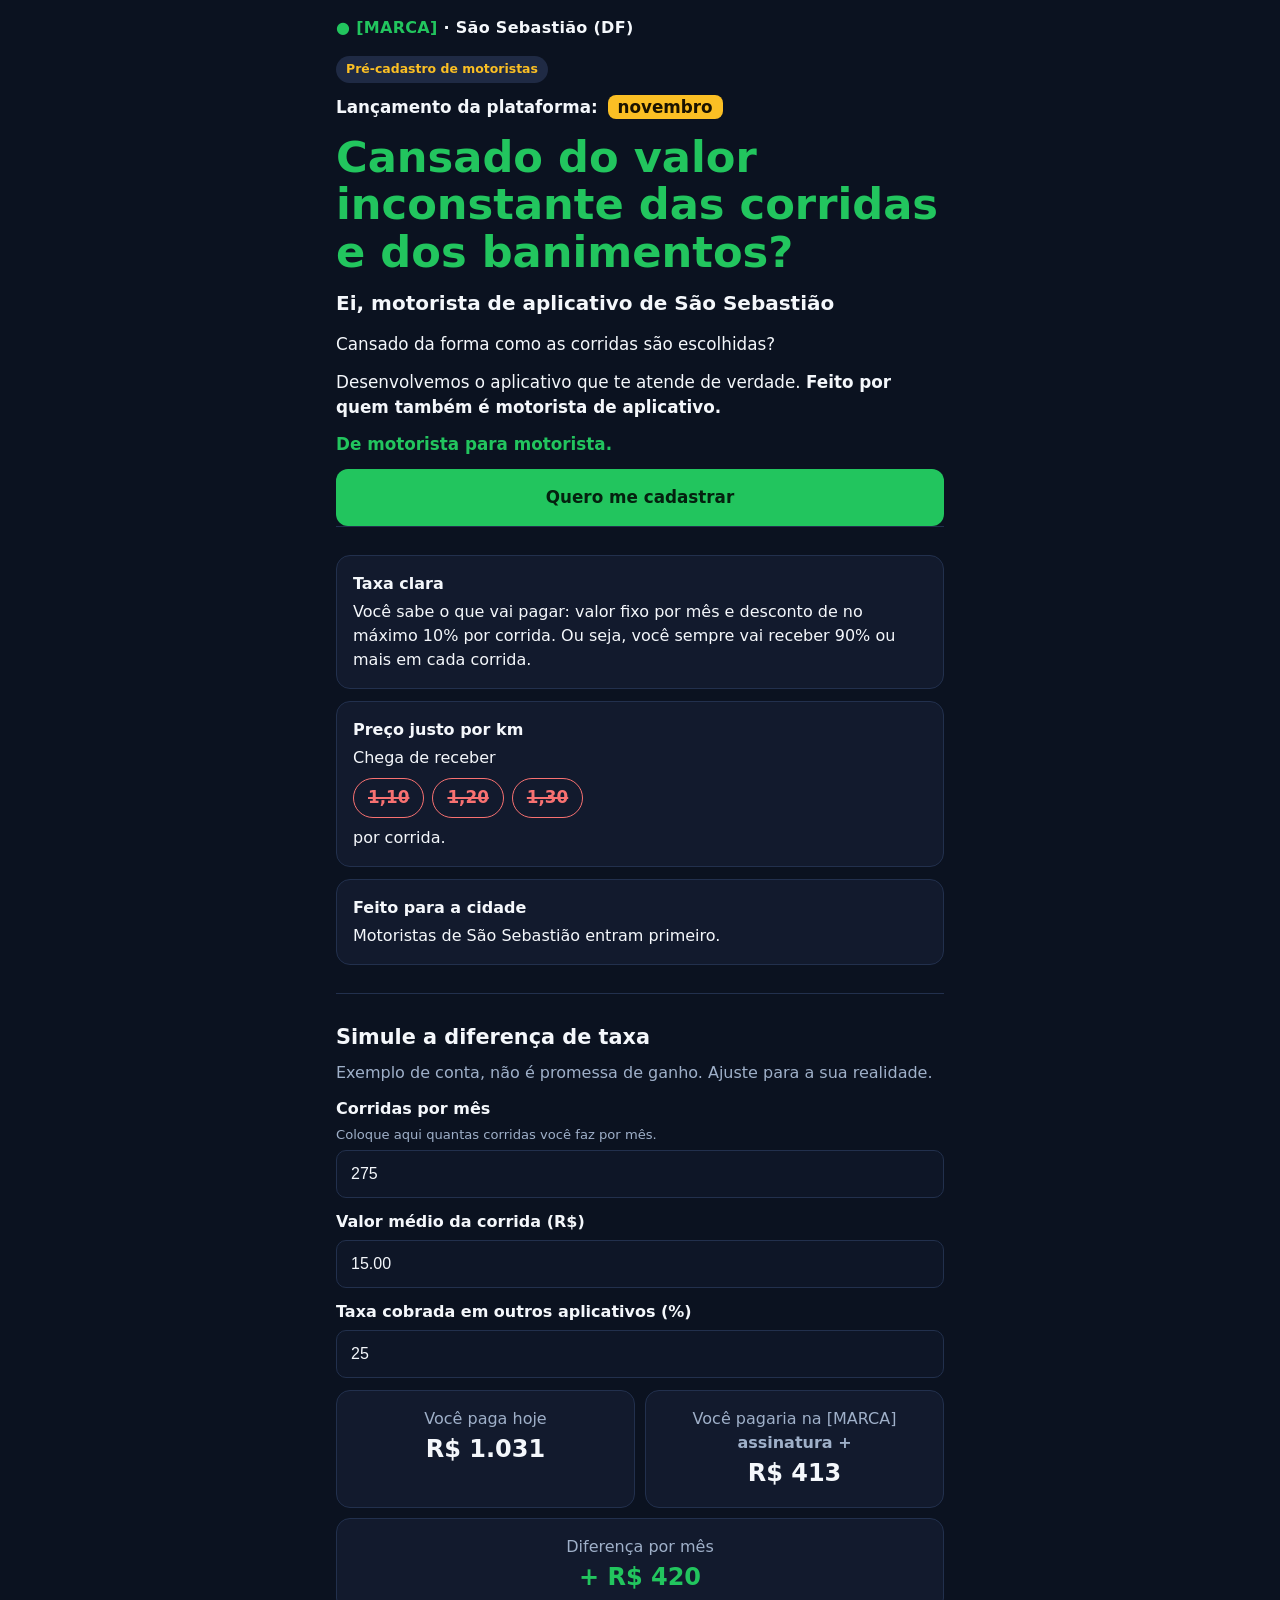
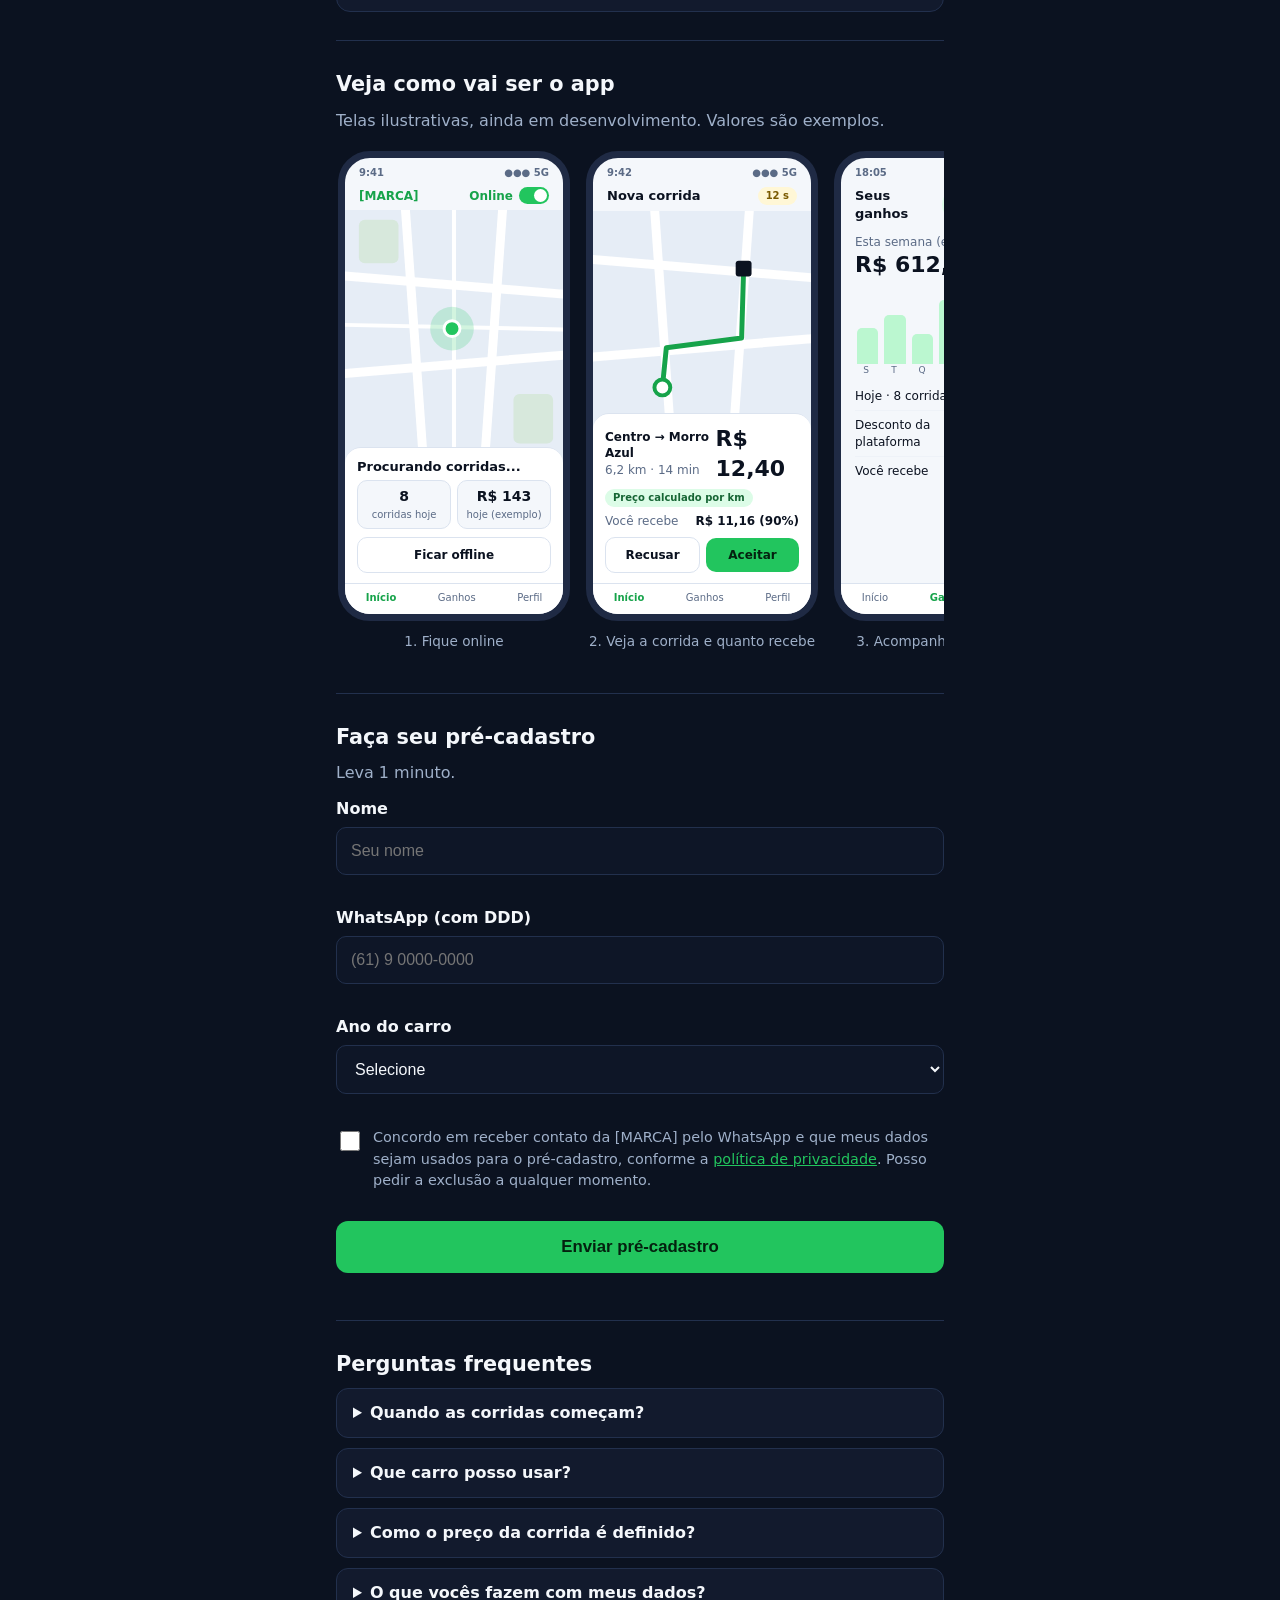
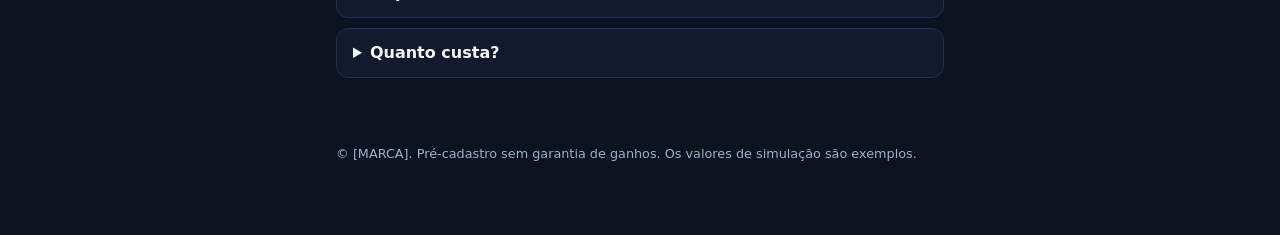
<file: wc-corridas/landing/landing_motoristas.html>
<!doctype html>
<html lang="pt-BR">
<head>
<meta charset="utf-8">
<meta name="viewport" content="width=device-width, initial-scale=1">
<title>Pré-cadastro de motoristas | [MARCA] São Sebastião</title>
<meta name="description" content="Pré-cadastro para motoristas de aplicativo de São Sebastião (DF). Lançamento em novembro. Plataforma por assinatura mensal.">
<style>
:root{--bg:#0b1220;--card:#121a2d;--ink:#f4f7fb;--mut:#9fb0c9;--acc:#22c55e;--acc2:#16a34a;--line:#22304d;--warn:#fbbf24;--bad:#f87171}
*{box-sizing:border-box}
body{margin:0;font-family:system-ui,-apple-system,"Segoe UI",Roboto,Arial,sans-serif;background:var(--bg);color:var(--ink);line-height:1.5}
.wrap{max-width:640px;margin:0 auto;padding:0 16px}
header{padding:16px 0;font-weight:800;letter-spacing:.3px}
header span{color:var(--acc)}
h1{font-size:clamp(1.7rem,7vw,2.4rem);line-height:1.15;margin:12px 0}
h1 em{font-style:normal;color:var(--acc)}
h2{font-size:1.3rem;margin:0 0 8px}
p{margin:0 0 12px}
.mut{color:var(--mut)}
.btn{display:block;width:100%;background:var(--acc);color:#04210f;border:0;border-radius:12px;padding:16px;font-size:1.05rem;font-weight:800;text-align:center;text-decoration:none;cursor:pointer}
.btn:hover{background:var(--acc2)}
.btn[disabled]{opacity:.6;cursor:wait}
section{padding:28px 0;border-top:1px solid var(--line)}
.grid{display:grid;gap:12px}
.card{background:var(--card);border:1px solid var(--line);border-radius:14px;padding:16px}
.card b{display:block;margin-bottom:4px}
label{display:block;font-weight:600;margin:12px 0 6px}
.help{font-size:.82rem;color:var(--mut);margin:-2px 0 6px}
input[type=text],input[type=tel],input[type=number],select{width:100%;padding:14px;border-radius:10px;border:1px solid var(--line);background:#0e1627;color:var(--ink);font-size:1rem}
input:focus,select:focus{outline:2px solid var(--acc);border-color:transparent}
.chk{display:flex;gap:10px;align-items:flex-start;margin:14px 0;font-size:.9rem;color:var(--mut);font-weight:400}
.chk input{margin-top:4px;width:20px;height:20px;flex:none}
.err{color:var(--bad);font-size:.85rem;min-height:1.1em;margin-top:4px}
.sim{display:grid;grid-template-columns:1fr 1fr;gap:10px;margin-top:12px}
.sim .card{text-align:center}
.big{font-size:1.5rem;font-weight:800}
.save{color:var(--acc)}
details{background:var(--card);border:1px solid var(--line);border-radius:12px;padding:12px 16px;margin-bottom:10px}
summary{cursor:pointer;font-weight:700}
details p{margin:8px 0 0;color:var(--mut)}
.note{font-size:.8rem;color:var(--mut)}
.tag{display:inline-block;background:#1f2a44;color:var(--warn);border-radius:999px;padding:4px 10px;font-size:.78rem;font-weight:700}
.launch{margin:10px 0 0;font-size:1.05rem;font-weight:700}
.launch em{font-style:normal;background:var(--warn);color:#1a1300;border-radius:8px;padding:2px 10px;margin-left:4px}
.hl{font-size:clamp(1.9rem,8vw,2.7rem);line-height:1.1;font-weight:900;margin:14px 0 12px}
.hl em{font-style:normal;color:var(--acc)}
.lead p{font-size:1.05rem}
.hi{font-size:1.25rem;font-weight:800;margin:0 0 14px}
/* mockup (light mode) */
.shots{display:flex;gap:16px;overflow-x:auto;scroll-snap-type:x mandatory;padding:6px 2px 14px;-webkit-overflow-scrolling:touch}
.shot{flex:none;scroll-snap-align:center;width:232px}
.shot figcaption{margin-top:10px;font-size:.85rem;color:var(--mut);text-align:center}
.phone{width:232px;height:470px;border-radius:32px;border:7px solid #1f2a44;background:#f4f7fb;color:#0b1220;overflow:hidden;position:relative;font-size:12px;line-height:1.35;display:flex;flex-direction:column}
.sb{display:flex;justify-content:space-between;padding:8px 14px 2px;font-size:10px;font-weight:700;color:#5b6b86}
.ph-h{display:flex;justify-content:space-between;align-items:center;padding:6px 14px}
.ph-h b{font-size:13px}
.ph-h .brandsm{color:#16a34a;font-weight:800}
.sw{display:flex;align-items:center;gap:6px;font-weight:700;color:#16a34a}
.sw i{display:inline-block;width:30px;height:17px;border-radius:99px;background:#22c55e;position:relative}
.sw i:after{content:"";position:absolute;right:2px;top:2px;width:13px;height:13px;border-radius:50%;background:#fff}
.map{flex:1;min-height:0;background:#e6edf6;position:relative}
.map svg{position:absolute;inset:0;width:100%;height:100%}
.sheet{background:#fff;border-top:1px solid #dbe3ef;padding:10px 12px;border-radius:16px 16px 0 0;margin-top:-12px;position:relative}
.sheet h4{margin:0 0 4px;font-size:13px}
.row{display:flex;justify-content:space-between;align-items:center;gap:6px}
.kpi{background:#f4f7fb;border:1px solid #dbe3ef;border-radius:10px;padding:6px 8px;flex:1;text-align:center}
.kpi b{display:block;font-size:14px}
.kpi span{font-size:10px;color:#5b6b86}
.pbtn{display:block;text-align:center;background:#22c55e;color:#04210f;font-weight:800;border-radius:10px;padding:9px;margin-top:8px}
.pbtn.alt{background:#fff;border:1px solid #dbe3ef;color:#0b1220}
.nav{display:flex;justify-content:space-around;border-top:1px solid #dbe3ef;background:#fff;padding:7px 0 9px;font-size:10px;color:#5b6b86}
.nav .on{color:#16a34a;font-weight:800}
.big2{font-size:22px;font-weight:900}
.chip{display:inline-block;background:#fff7d6;color:#7a5a00;border-radius:99px;padding:2px 8px;font-size:10px;font-weight:700}
.chip.g{background:#dcfce7;color:#166534}
.bars{display:flex;align-items:flex-end;gap:6px;height:84px;padding:4px 2px 0}
.bars div{flex:1;background:#bbf7d0;border-radius:5px 5px 0 0}
.bars div.t{background:#22c55e}
.days{display:flex;gap:6px;font-size:9px;color:#5b6b86;text-align:center;margin-bottom:6px}
.days span{flex:1}
.li{display:flex;justify-content:space-between;padding:6px 0;border-bottom:1px solid #eef2f8}
.body{padding:6px 14px;flex:1;min-height:0}
.badges{display:flex;flex-wrap:wrap;gap:8px;margin:8px 0}
.badge{display:inline-block;border:1px solid var(--bad);color:var(--bad);border-radius:999px;padding:6px 14px;font-weight:800;font-size:1.05rem;text-decoration:line-through;text-decoration-thickness:2px}
.sub{font-weight:700;color:var(--acc)}
footer{padding:28px 0 60px;font-size:.8rem;color:var(--mut)}
#ok{display:none}
</style>
</head>
<body>

<!--
  ==== CONFIGURAÇÃO (no bloco <script> no final do arquivo; troque antes de publicar) ====
  BRAND: nome da marca (provisório) | WHATSAPP: DDI+DDD+número, só dígitos
  ENDPOINT: URL que recebe os cadastros (opcional) | PIXEL_ID: Pixel da Meta (opcional)
  PRIVACY_URL: política de privacidade | FEE_FIXED e FEE_PCT: usados só na conta do simulador
-->

<div class="wrap">
  <header><span>●</span> <span class="brand">[MARCA]</span> · São Sebastião (DF)</header>

  <main>
    <p><span class="tag">Pré-cadastro de motoristas</span></p>
    <p class="launch">Lançamento da plataforma: <em>novembro</em></p>

    <div class="hl"><em>Cansado do valor inconstante das corridas e dos banimentos?</em></div>
    <p class="hi">Ei, motorista de aplicativo de São Sebastião</p>
    <div class="lead">
      <p>Cansado da forma como as corridas são escolhidas?</p>
      <p>Desenvolvemos o aplicativo que te atende de verdade. <b>Feito por quem também é motorista de aplicativo.</b></p>
      <p class="sub">De motorista para motorista.</p>
    </div>
    <a class="btn" href="#cadastro" id="cta1">Quero me cadastrar</a>

    <section>
      <div class="grid">
        <div class="card"><b>Taxa clara</b>Você sabe o que vai pagar: valor fixo por mês e desconto de no máximo 10% por corrida. Ou seja, você sempre vai receber 90% ou mais em cada corrida.</div>
        <div class="card"><b>Preço justo por km</b>Chega de receber
          <div class="badges"><span class="badge">1,10</span><span class="badge">1,20</span><span class="badge">1,30</span></div>
          por corrida.</div>
        <div class="card"><b>Feito para a cidade</b>Motoristas de São Sebastião entram primeiro.</div>
      </div>
    </section>

    <section>
      <h2>Simule a diferença de taxa</h2>
      <p class="mut">Exemplo de conta, não é promessa de ganho. Ajuste para a sua realidade.</p>

      <label for="rides">Corridas por mês</label>
      <div class="help">Coloque aqui quantas corridas você faz por mês.</div>
      <input id="rides" type="number" inputmode="numeric" min="1" max="1500" value="275">

      <label for="ticket">Valor médio da corrida (R$)</label>
      <input id="ticket" type="number" inputmode="decimal" min="1" max="500" step="0.5" value="15.00">

      <label for="other">Taxa cobrada em outros aplicativos (%)</label>
      <input id="other" type="number" inputmode="decimal" min="0" max="60" step="1" value="25">

      <div class="sim">
        <div class="card"><div class="mut">Você paga hoje</div><div class="big" id="feeOther">R$ 0</div></div>
        <div class="card"><div class="mut">Você pagaria na [MARCA]</div><div class="mut" style="font-weight:700">assinatura +</div><div class="big" id="feeUs">R$ 0</div></div>
      </div>
      <div class="card" style="margin-top:10px;text-align:center"><div class="mut">Diferença por mês</div><div class="big save" id="diff">R$ 0</div></div>
    </section>

    <section>
      <h2>Veja como vai ser o app</h2>
      <p class="mut">Telas ilustrativas, ainda em desenvolvimento. Valores são exemplos.</p>
      <div class="shots">

        <figure class="shot" style="margin:0">
          <div class="phone">
            <div class="sb"><span>9:41</span><span>●●● 5G</span></div>
            <div class="ph-h"><span class="brandsm brand">[MARCA]</span><span class="sw">Online <i></i></span></div>
            <div class="map">
              <svg viewBox="0 0 220 260" preserveAspectRatio="xMidYMid slice" aria-hidden="true">
                <rect width="220" height="260" fill="#e6edf6"/>
                <g stroke="#fff" stroke-width="9" fill="none"><path d="M-10 70 L230 90"/><path d="M-10 170 L230 150"/><path d="M60 -10 L80 270"/><path d="M160 -10 L140 270"/></g>
                <g stroke="#fff" stroke-width="4" fill="none"><path d="M-10 120 L230 125"/><path d="M110 -10 L110 270"/></g>
                <rect x="14" y="14" width="40" height="44" rx="6" fill="#d7e8dc"/><rect x="170" y="190" width="40" height="50" rx="6" fill="#d7e8dc"/>
                <circle cx="108" cy="124" r="22" fill="#22c55e" fill-opacity=".2"/><circle cx="108" cy="124" r="8" fill="#22c55e" stroke="#fff" stroke-width="3"/>
              </svg>
            </div>
            <div class="sheet">
              <h4>Procurando corridas...</h4>
              <div class="row"><div class="kpi"><b>8</b><span>corridas hoje</span></div><div class="kpi"><b>R$ 143</b><span>hoje (exemplo)</span></div></div>
              <div class="pbtn alt">Ficar offline</div>
            </div>
            <div class="nav"><span class="on">Início</span><span>Ganhos</span><span>Perfil</span></div>
          </div>
          <figcaption>1. Fique online</figcaption>
        </figure>

        <figure class="shot" style="margin:0">
          <div class="phone">
            <div class="sb"><span>9:42</span><span>●●● 5G</span></div>
            <div class="ph-h"><b>Nova corrida</b><span class="chip">12 s</span></div>
            <div class="map">
              <svg viewBox="0 0 220 260" preserveAspectRatio="xMidYMid slice" aria-hidden="true">
                <rect width="220" height="260" fill="#e6edf6"/>
                <g stroke="#fff" stroke-width="9" fill="none"><path d="M-10 70 L230 90"/><path d="M-10 170 L230 150"/><path d="M60 -10 L80 270"/><path d="M160 -10 L140 270"/></g>
                <path d="M70 200 L74 160 L150 150 L152 80" stroke="#16a34a" stroke-width="5" fill="none" stroke-linecap="round" stroke-linejoin="round"/>
                <circle cx="70" cy="200" r="8" fill="#fff" stroke="#16a34a" stroke-width="4"/>
                <rect x="144" y="72" width="16" height="16" rx="3" fill="#0b1220"/>
              </svg>
            </div>
            <div class="sheet">
              <div class="row"><div><b>Centro → Morro Azul</b><div style="color:#5b6b86">6,2 km · 14 min</div></div><div class="big2">R$ 12,40</div></div>
              <div style="margin-top:6px"><span class="chip g">Preço calculado por km</span></div>
              <div class="row" style="margin-top:6px"><span style="color:#5b6b86">Você recebe</span><b>R$ 11,16 (90%)</b></div>
              <div class="row"><div class="pbtn alt" style="flex:1">Recusar</div><div class="pbtn" style="flex:1">Aceitar</div></div>
            </div>
            <div class="nav"><span class="on">Início</span><span>Ganhos</span><span>Perfil</span></div>
          </div>
          <figcaption>2. Veja a corrida e quanto recebe</figcaption>
        </figure>

        <figure class="shot" style="margin:0">
          <div class="phone">
            <div class="sb"><span>18:05</span><span>●●● 5G</span></div>
            <div class="ph-h"><b>Seus ganhos</b><span class="chip g">Assinatura ativa</span></div>
            <div class="body">
              <div style="color:#5b6b86">Esta semana (exemplo)</div>
              <div class="big2">R$ 612,00</div>
              <div class="bars"><div style="height:45%"></div><div style="height:62%"></div><div style="height:38%"></div><div style="height:80%"></div><div class="t" style="height:100%"></div><div style="height:55%"></div><div style="height:20%"></div></div>
              <div class="days"><span>S</span><span>T</span><span>Q</span><span>Q</span><span>S</span><span>S</span><span>D</span></div>
              <div class="li"><span>Hoje · 8 corridas</span><b>R$ 143,00</b></div>
              <div class="li"><span>Desconto da plataforma</span><b>no máx. 10%</b></div>
              <div class="li" style="border:0"><span>Você recebe</span><b>90% ou mais</b></div>
            </div>
            <div class="nav"><span>Início</span><span class="on">Ganhos</span><span>Perfil</span></div>
          </div>
          <figcaption>3. Acompanhe seus ganhos</figcaption>
        </figure>

      </div>
    </section>

    <section id="cadastro">
      <h2>Faça seu pré-cadastro</h2>
      <p class="mut">Leva 1 minuto.</p>
      <form id="f" novalidate autocomplete="on">
        <label for="nome">Nome</label>
        <input id="nome" name="nome" type="text" autocomplete="name" placeholder="Seu nome">
        <div class="err" id="e-nome"></div>

        <label for="zap">WhatsApp (com DDD)</label>
        <input id="zap" name="whatsapp" type="tel" inputmode="tel" autocomplete="tel" placeholder="(61) 9 0000-0000">
        <div class="err" id="e-zap"></div>

        <label for="ano">Ano do carro</label>
        <select id="ano" name="ano_carro"><option value="">Selecione</option></select>
        <div class="err" id="e-ano"></div>

        <label class="chk"><input id="lgpd" type="checkbox">
          <span>Concordo em receber contato da [MARCA] pelo WhatsApp e que meus dados sejam usados para o pré-cadastro, conforme a <a href="#" id="priv" style="color:var(--acc)">política de privacidade</a>. Posso pedir a exclusão a qualquer momento.</span></label>
        <div class="err" id="e-lgpd"></div>

        <button class="btn" id="send" type="submit">Enviar pré-cadastro</button>
        <div class="err" id="e-form"></div>
      </form>

      <div id="ok" class="card">
        <h2>Pré-cadastro recebido!</h2>
        <p class="mut">Obrigado, <span id="okname"></span>. Toque abaixo para falar com a gente no WhatsApp.</p>
        <a class="btn" id="wa" href="#" target="_blank" rel="noopener">Falar no WhatsApp</a>
      </div>
    </section>

    <section>
      <h2>Perguntas frequentes</h2>
      <details><summary>Quando as corridas começam?</summary><p>A plataforma será lançada em novembro.</p></details>
      <details><summary>Que carro posso usar?</summary><p>Carros com fabricação de 2017 em diante.</p></details>
      <details><summary>Como o preço da corrida é definido?</summary><p>O preço é calculado por km. Regiões de difícil acesso ou sem asfalto pagam mais.</p></details>
      <details><summary>O que vocês fazem com meus dados?</summary><p>Usamos nome, WhatsApp e ano do carro só para falar sobre o pré-cadastro. Você pode pedir a exclusão quando quiser.</p></details>
      <details><summary>Quanto custa?</summary><p>R$ 199,00 por mês.</p></details>
    </section>
  </main>

  <footer>
    <p>© <span class="brand">[MARCA]</span>. Pré-cadastro sem garantia de ganhos. Os valores de simulação são exemplos.</p>
  </footer>
</div>

<script>
(function(){
  // ==== CONFIGURAÇÃO ====
  var BRAND = "[MARCA]";
  var WHATSAPP = "5561900000000";   // troque pelo número real (DDI+DDD+número)
  var ENDPOINT = "";                 // URL que recebe os cadastros (opcional)
  var PIXEL_ID = "";                 // ID do Pixel da Meta (opcional)
  var PRIVACY_URL = "#";             // link da política de privacidade
  var FEE_FIXED = 199, FEE_PCT = 0.10; // mensalidade (entra na diferença do simulador) e % por corrida
  var MIN_YEAR = 2017;               // ano mínimo de fabricação do carro

  var $ = function(id){return document.getElementById(id);};

  document.querySelectorAll(".brand").forEach(function(e){e.textContent = BRAND;});
  document.title = "Pré-cadastro de motoristas | " + BRAND + " São Sebastião";
  $("priv").href = PRIVACY_URL;

  // Pixel
  if (PIXEL_ID) {
    !function(f,b,e,v,n,t,s){if(f.fbq)return;n=f.fbq=function(){n.callMethod?n.callMethod.apply(n,arguments):n.queue.push(arguments)};if(!f._fbq)f._fbq=n;n.push=n;n.loaded=!0;n.version='2.0';n.queue=[];t=b.createElement(e);t.async=!0;t.src=v;s=b.getElementsByTagName(e)[0];s.parentNode.insertBefore(t,s)}(window,document,'script','https://connect.facebook.net/en_US/fbevents.js');
    fbq('init', PIXEL_ID); fbq('track', 'PageView');
  }

  // Anos do carro
  var sel = $("ano"), y = new Date().getFullYear() + 1;
  for (var i = y; i >= MIN_YEAR; i--) { var o = document.createElement("option"); o.value = i; o.textContent = i; sel.appendChild(o); }
  var older = document.createElement("option"); older.value = "anterior a " + MIN_YEAR; older.textContent = "Anterior a " + MIN_YEAR; sel.appendChild(older);

  // UTMs
  var qs = new URLSearchParams(location.search), utm = {};
  ["utm_source","utm_medium","utm_campaign","utm_content","utm_term","fbclid"].forEach(function(k){ if(qs.get(k)) utm[k]=qs.get(k); });

  // Simulador
  var brl = function(n){return "R$ " + Math.round(n).toLocaleString("pt-BR");};
  function sim(){
    var r = Math.max(0, parseFloat($("rides").value)||0);
    var t = Math.max(0, parseFloat($("ticket").value)||0);
    var p = Math.min(100, Math.max(0, parseFloat($("other").value)||0))/100;
    var gross = r*t, a = gross*p, b = FEE_FIXED + gross*FEE_PCT;
    $("feeOther").textContent = brl(a);
    $("feeUs").textContent = brl(gross*FEE_PCT);
    var d = a-b;
    $("diff").textContent = (d>=0 ? "+ " : "- ") + brl(Math.abs(d));
    $("diff").className = "big " + (d>=0 ? "save" : "");
  }
  ["rides","ticket","other"].forEach(function(id){$(id).addEventListener("input", sim);});
  sim();

  // Máscara de WhatsApp
  $("zap").addEventListener("input", function(){
    var d = this.value.replace(/\D/g,"").slice(0,11), s = d;
    if (d.length>2) s = "("+d.slice(0,2)+") "+d.slice(2);
    if (d.length>7) s = "("+d.slice(0,2)+") "+d.slice(2,d.length-4)+"-"+d.slice(-4);
    this.value = s;
  });

  $("cta1").addEventListener("click", function(){ if (window.fbq) fbq('trackCustom','CliqueCadastro'); });

  function setErr(id, msg){ $(id).textContent = msg||""; return !msg; }

  $("f").addEventListener("submit", function(ev){
    ev.preventDefault();
    var nome = $("nome").value.trim(), zap = $("zap").value.replace(/\D/g,""), ano = $("ano").value;
    var ok = true;
    ok = setErr("e-nome", nome.length < 2 ? "Informe seu nome." : "") && ok;
    ok = setErr("e-zap", (zap.length !== 11 || zap.charAt(2) !== "9") ? "Informe o WhatsApp com DDD (11 dígitos)." : "") && ok;
    ok = setErr("e-ano", !ano ? "Selecione o ano do carro." : "") && ok;
    ok = setErr("e-lgpd", !$("lgpd").checked ? "É preciso concordar para enviar." : "") && ok;
    if (!ok) return;

    var btn = $("send"); btn.disabled = true; btn.textContent = "Enviando...";
    var payload = Object.assign({
      nome: nome, whatsapp: "55"+zap, ano_carro: ano,
      consentimento_lgpd: true, data: new Date().toISOString(), pagina: location.origin + location.pathname
    }, utm);

    function done(){
      if (window.fbq) fbq('track','Lead');
      $("f").style.display = "none";
      $("okname").textContent = nome.split(" ")[0];
      var msg = "Olá! Fiz meu pré-cadastro de motorista no " + BRAND + ". Meu nome é " + nome + ", carro " + ano + ".";
      $("wa").href = "https://wa.me/" + WHATSAPP + "?text=" + encodeURIComponent(msg);
      $("ok").style.display = "block";
      $("ok").scrollIntoView({behavior:"smooth", block:"center"});
    }

    if (ENDPOINT) {
      fetch(ENDPOINT, {method:"POST", mode:"no-cors", headers:{"Content-Type":"text/plain;charset=utf-8"}, body: JSON.stringify(payload)})
        .then(done)
        .catch(function(){ btn.disabled=false; btn.textContent="Enviar pré-cadastro"; setErr("e-form","Não foi possível enviar. Tente de novo."); });
    } else { done(); }
  });
})();
</script>
</body>
</html>
</file>
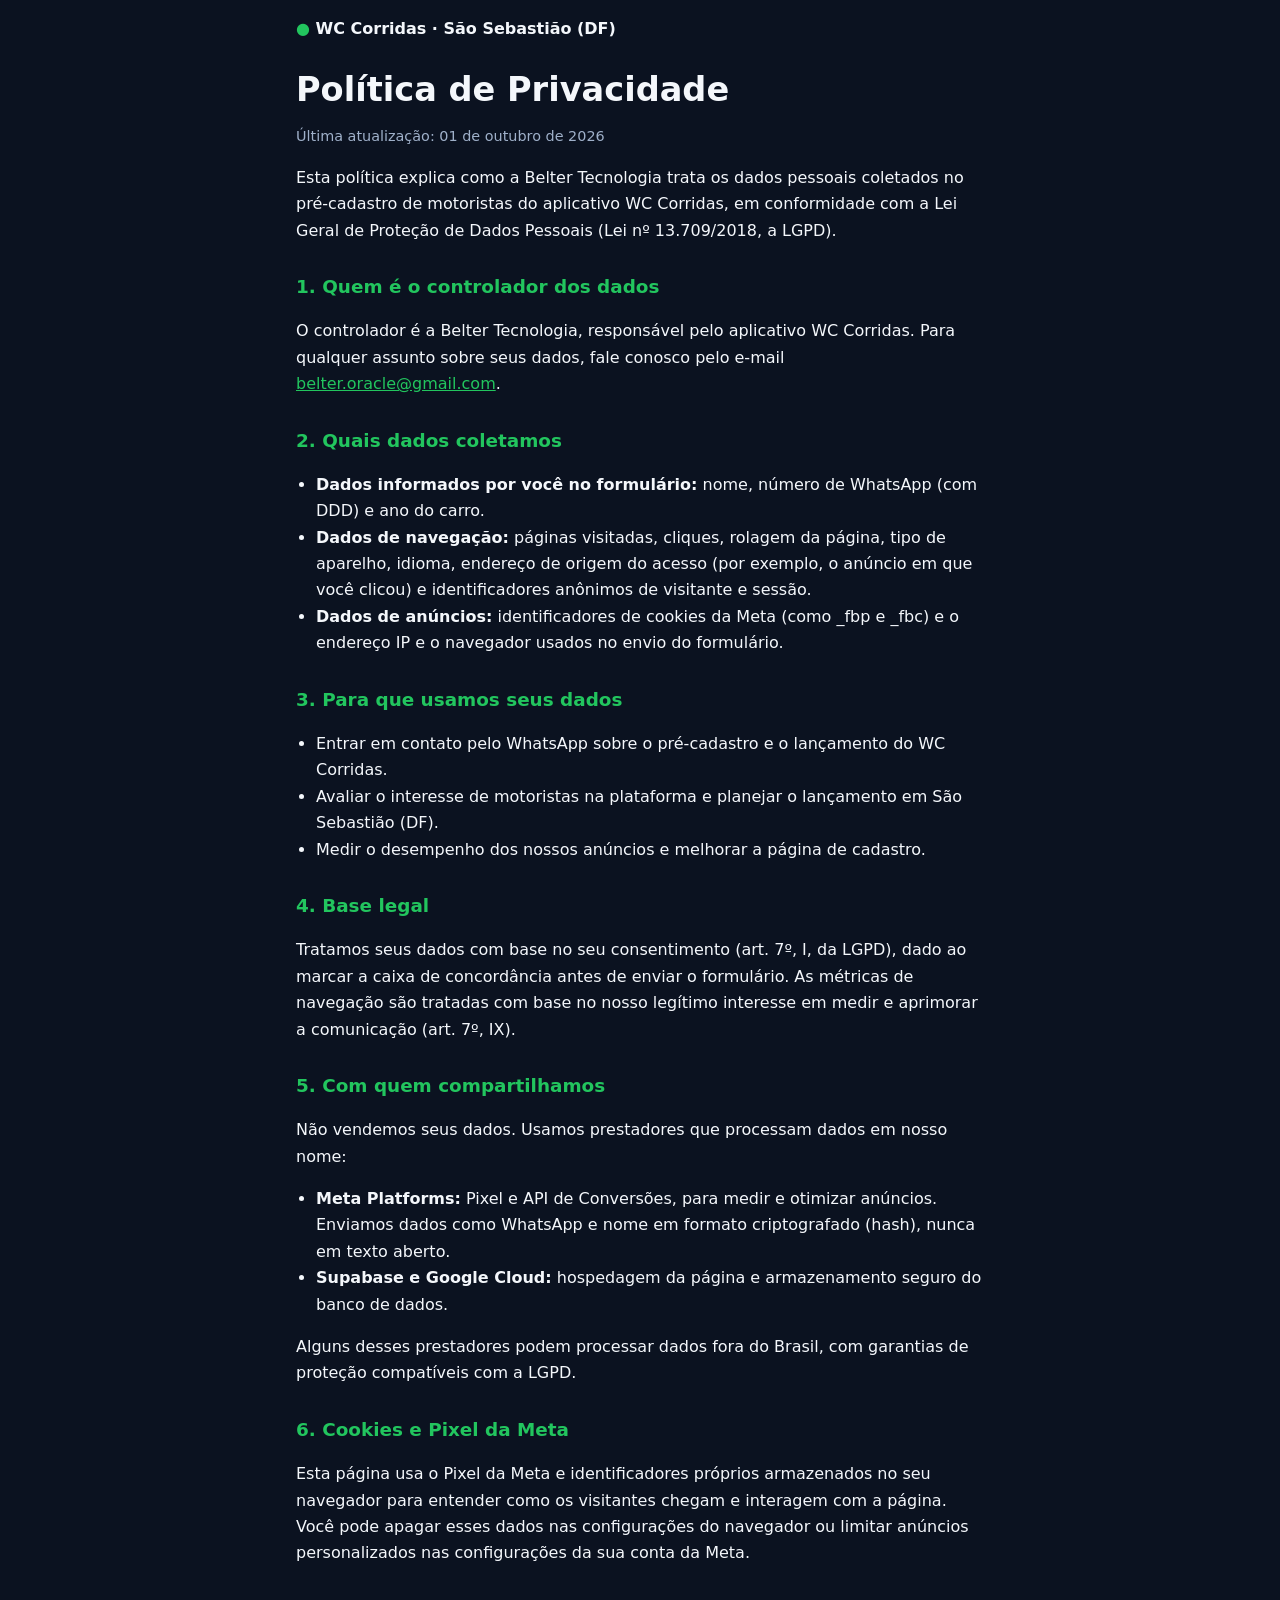
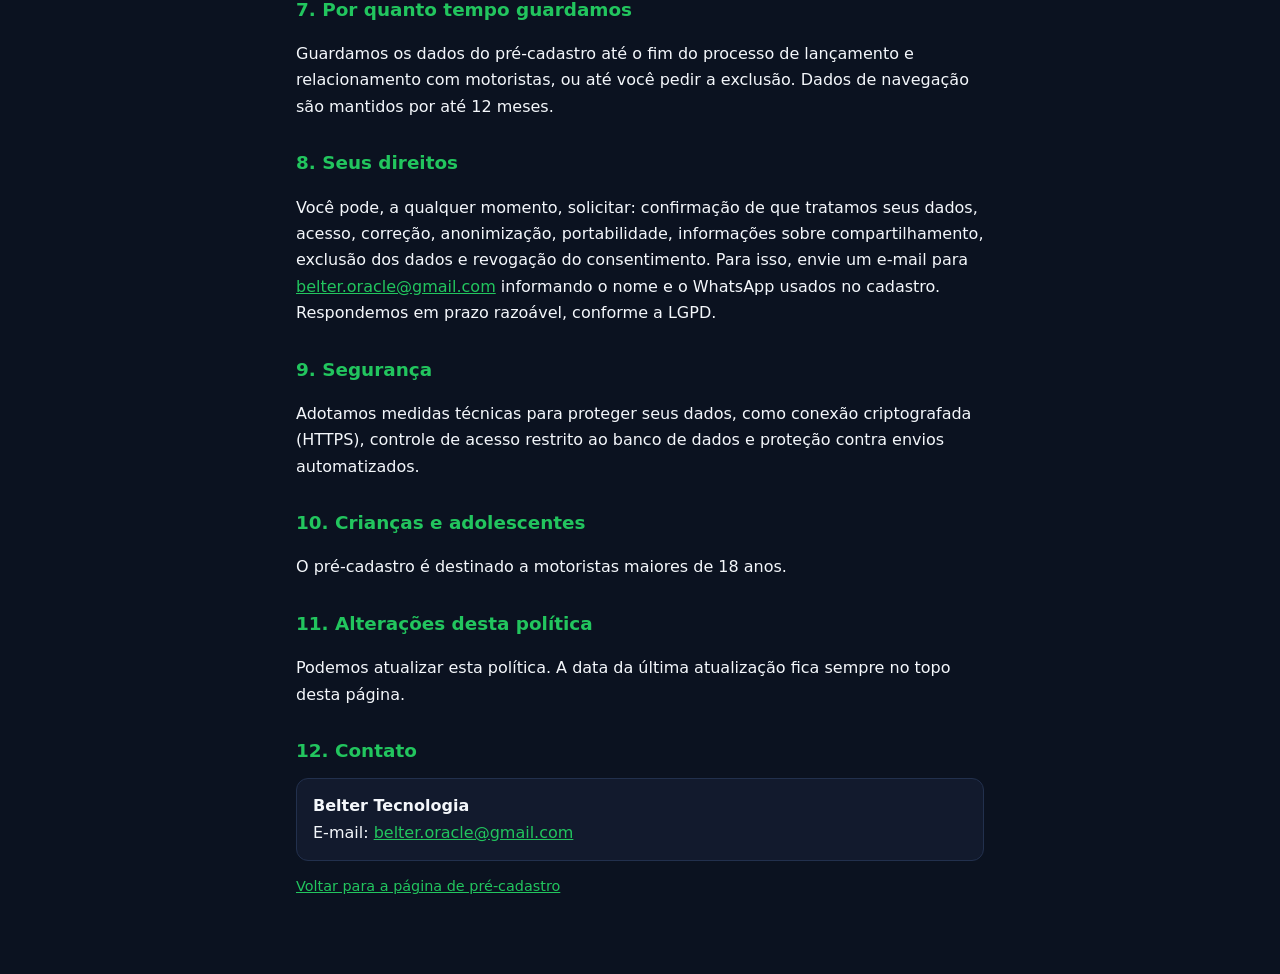
<file: wc-corridas/landing/privacidade.html>
<!doctype html>
<html lang="pt-BR">
<head>
<meta charset="utf-8">
<meta name="viewport" content="width=device-width, initial-scale=1">
<title>Política de Privacidade | WC Corridas</title>
<meta name="description" content="Política de privacidade do pré-cadastro de motoristas do WC Corridas, em conformidade com a LGPD.">
<meta name="robots" content="index,follow">
<style>
:root{--bg:#0b1220;--card:#121a2d;--ink:#f4f7fb;--mut:#9fb0c9;--acc:#22c55e;--line:#22304d}
*{box-sizing:border-box}
body{margin:0;font-family:system-ui,-apple-system,"Segoe UI",Roboto,Arial,sans-serif;background:var(--bg);color:var(--ink);line-height:1.65}
.wrap{max-width:720px;margin:0 auto;padding:0 16px 60px}
header{padding:16px 0;font-weight:800}
header span{color:var(--acc)}
h1{font-size:clamp(1.6rem,6vw,2.1rem);line-height:1.2;margin:12px 0 4px}
h2{font-size:1.15rem;margin:28px 0 8px;color:var(--acc)}
p,li{color:var(--ink)}
.mut{color:var(--mut);font-size:.9rem}
ul{padding-left:20px}
a{color:var(--acc)}
.card{background:var(--card);border:1px solid var(--line);border-radius:12px;padding:14px 16px;margin:12px 0}
</style>
</head>
<body>
<div class="wrap">
  <header><span>●</span> <a href="/" style="color:inherit;text-decoration:none">WC Corridas</a> · São Sebastião (DF)</header>
  <h1>Política de Privacidade</h1>
  <p class="mut">Última atualização: 01 de outubro de 2026</p>

  <p>Esta política explica como a Belter Tecnologia trata os dados pessoais coletados no pré-cadastro de motoristas do aplicativo WC Corridas, em conformidade com a Lei Geral de Proteção de Dados Pessoais (Lei nº 13.709/2018, a LGPD).</p>

  <h2>1. Quem é o controlador dos dados</h2>
  <p>O controlador é a Belter Tecnologia, responsável pelo aplicativo WC Corridas. Para qualquer assunto sobre seus dados, fale conosco pelo e-mail <a href="mailto:belter.oracle@gmail.com">belter.oracle@gmail.com</a>.</p>

  <h2>2. Quais dados coletamos</h2>
  <ul>
    <li><b>Dados informados por você no formulário:</b> nome, número de WhatsApp (com DDD) e ano do carro.</li>
    <li><b>Dados de navegação:</b> páginas visitadas, cliques, rolagem da página, tipo de aparelho, idioma, endereço de origem do acesso (por exemplo, o anúncio em que você clicou) e identificadores anônimos de visitante e sessão.</li>
    <li><b>Dados de anúncios:</b> identificadores de cookies da Meta (como _fbp e _fbc) e o endereço IP e o navegador usados no envio do formulário.</li>
  </ul>

  <h2>3. Para que usamos seus dados</h2>
  <ul>
    <li>Entrar em contato pelo WhatsApp sobre o pré-cadastro e o lançamento do WC Corridas.</li>
    <li>Avaliar o interesse de motoristas na plataforma e planejar o lançamento em São Sebastião (DF).</li>
    <li>Medir o desempenho dos nossos anúncios e melhorar a página de cadastro.</li>
  </ul>

  <h2>4. Base legal</h2>
  <p>Tratamos seus dados com base no seu consentimento (art. 7º, I, da LGPD), dado ao marcar a caixa de concordância antes de enviar o formulário. As métricas de navegação são tratadas com base no nosso legítimo interesse em medir e aprimorar a comunicação (art. 7º, IX).</p>

  <h2>5. Com quem compartilhamos</h2>
  <p>Não vendemos seus dados. Usamos prestadores que processam dados em nosso nome:</p>
  <ul>
    <li><b>Meta Platforms:</b> Pixel e API de Conversões, para medir e otimizar anúncios. Enviamos dados como WhatsApp e nome em formato criptografado (hash), nunca em texto aberto.</li>
    <li><b>Supabase e Google Cloud:</b> hospedagem da página e armazenamento seguro do banco de dados.</li>
  </ul>
  <p>Alguns desses prestadores podem processar dados fora do Brasil, com garantias de proteção compatíveis com a LGPD.</p>

  <h2>6. Cookies e Pixel da Meta</h2>
  <p>Esta página usa o Pixel da Meta e identificadores próprios armazenados no seu navegador para entender como os visitantes chegam e interagem com a página. Você pode apagar esses dados nas configurações do navegador ou limitar anúncios personalizados nas configurações da sua conta da Meta.</p>

  <h2>7. Por quanto tempo guardamos</h2>
  <p>Guardamos os dados do pré-cadastro até o fim do processo de lançamento e relacionamento com motoristas, ou até você pedir a exclusão. Dados de navegação são mantidos por até 12 meses.</p>

  <h2>8. Seus direitos</h2>
  <p>Você pode, a qualquer momento, solicitar: confirmação de que tratamos seus dados, acesso, correção, anonimização, portabilidade, informações sobre compartilhamento, exclusão dos dados e revogação do consentimento. Para isso, envie um e-mail para <a href="mailto:belter.oracle@gmail.com">belter.oracle@gmail.com</a> informando o nome e o WhatsApp usados no cadastro. Respondemos em prazo razoável, conforme a LGPD.</p>

  <h2>9. Segurança</h2>
  <p>Adotamos medidas técnicas para proteger seus dados, como conexão criptografada (HTTPS), controle de acesso restrito ao banco de dados e proteção contra envios automatizados.</p>

  <h2>10. Crianças e adolescentes</h2>
  <p>O pré-cadastro é destinado a motoristas maiores de 18 anos.</p>

  <h2>11. Alterações desta política</h2>
  <p>Podemos atualizar esta política. A data da última atualização fica sempre no topo desta página.</p>

  <h2>12. Contato</h2>
  <div class="card">
    <p style="margin:0"><b>Belter Tecnologia</b><br>E-mail: <a href="mailto:belter.oracle@gmail.com">belter.oracle@gmail.com</a></p>
  </div>

  <p class="mut"><a href="/">Voltar para a página de pré-cadastro</a></p>
</div>
</body>
</html>
</file>
<file: projects-raiz/smoke-test/sem-nome/style.css>
/* ==========================================================================
   1. RESET & VARIÁVEIS DE DESIGN PREMIUM (UX/UI SKINMETRICS)
   ========================================================================== */
* {
    margin: 0;
    padding: 0;
    box-sizing: border-box;
}

body {
    background-color: #080a10; /* Grafite Quente Premium — tom clínico e luxuoso */
    color: #f1f5f9;
    font-family: -apple-system, BlinkMacSystemFont, "Segoe UI", Roboto, Helvetica, Arial, sans-serif;
    line-height: 1.5;
    overflow-x: hidden;
}

.container {
    width: 100%;
    max-width: 1100px;
    margin: 0 auto;
    padding: 0 24px;
}

/* ==========================================================================
   2. HEADER (EFEITO BORDA FLUIDA E BLUR PREMIUM)
   ========================================================================== */
.header {
    border-bottom: 1px solid #1e2433; /* Cinza Clínico Suave */
    background-color: rgba(8, 10, 16, 0.85);
    backdrop-filter: blur(12px);
    -webkit-backdrop-filter: blur(12px);
    position: sticky;
    top: 0;
    z-index: 50;
    height: 80px;
}

.header-flex {
    display: flex;
    align-items: center;
    justify-content: space-between;
    height: 100%;
}

.logo {
    font-size: 24px;
    font-weight: 900;
    letter-spacing: -0.5px;
    color: #ffffff;
}

.logo-dot {
    color: #936bf2; /* Tom de IA Médica e Sofisticação */
}

.badge {
    font-size: 11px;
    font-weight: 700;
    letter-spacing: 1px;
    text-transform: uppercase;
    padding: 6px 12px;
    background-color: rgba(147, 107, 242, 0.1);
    color: #a78bfa;
    border: 1px solid rgba(147, 107, 242, 0.2);
    border-radius: 9999px;
}

/* ==========================================================================
   3. HERO GRID & MARKETING COPY (RESPONSIVIDADE COMPUTAÇÃO)
   ========================================================================== */
.main-grid {
    display: grid;
    grid-template-columns: 1fr;
    gap: 48px;
    align-items: center;
    padding-top: 48px;
    padding-bottom: 48px;
}

@media (min-width: 992px) {
    .main-grid {
        grid-template-columns: 7fr 5fr;
        gap: 64px;
        padding-top: 80px;
        padding-bottom: 80px;
    }
}

.hero-text {
    text-align: center;
}

@media (min-width: 992px) {
    .hero-text {
        text-align: left;
    }
}

.tag {
    display: inline-flex;
    align-items: center;
    gap: 8px;
    padding: 4px 12px;
    background-color: #111625;
    border: 1px solid #1e2433;
    border-radius: 9999px;
    font-size: 12px;
    color: #a5b1c2; /* Pó de Pérola */
    margin-bottom: 24px;
}

.tag-dot {
    width: 8px;
    height: 8px;
    background-color: #936bf2;
    border-radius: 50%;
}

.hero-text h1 {
    font-size: 36px;
    font-weight: 900;
    letter-spacing: -1px;
    line-height: 1.15;
    color: #ffffff;
    margin-bottom: 24px;
}

@media (min-width: 576px) {
    .hero-text h1 { font-size: 46px; }
}

.gradient-text {
    /* Gradiente luxuoso que simula o brilho saudável da pele tratada (Glow) */
    background: linear-gradient(90deg, #ffd1dc, #e1beet, #fad02c);
    -webkit-background-clip: text;
    -webkit-text-fill-color: transparent;
}

.hero-text p {
    font-size: 16px;
    color: #a5b1c2;
    max-width: 540px;
    margin: 0 auto 32px auto;
    line-height: 1.6;
}

@media (min-width: 992px) {
    .hero-text p {
        margin-left: 0;
    }
}

.btn {
    display: inline-flex;
    align-items: center;
    justify-content: center;
    width: 100%;
    max-width: 340px;
    padding: 16px 32px;
    background: linear-gradient(90deg, #7c3aed, #936bf2);
    color: #ffffff;
    font-weight: 700;
    font-size: 16px;
    border: none;
    border-radius: 12px;
    cursor: pointer;
    box-shadow: 0 10px 25px -5px rgba(147, 107, 242, 0.3);
    transition: transform 0.2s ease, box-shadow 0.2s ease;
}

.btn:hover {
    transform: translateY(-2px);
    box-shadow: 0 15px 30px -5px rgba(147, 107, 242, 0.5);
}

/* ==========================================================================
   4. SMARTPHONE PRINCIPAL (MOCKUP HERO DOCK)
   ========================================================================== */
.hero-app {
    display: flex;
    justify-content: center;
}

.phone {
    width: 100%;
    max-width: 300px;
    aspect-ratio: 9 / 19;
    background: linear-gradient(180deg, #111625 0%, #080a10 100%);
    border: 6px solid #1e2433;
    border-radius: 40px;
    padding: 16px;
    position: relative;
    box-shadow: 0 25px 50px -12px rgba(0, 0, 0, 0.7), 0 0 40px rgba(147, 107, 242, 0.1);
}

.phone-notch {
    width: 110px;
    height: 16px;
    background-color: #1e2433;
    border-radius: 9999px;
    margin: 0 auto 16px auto;
}

.phone-screen {
    height: calc(100% - 32px);
    display: flex;
    flex-direction: column;
    justify-content: center;
    align-items: center;
    text-align: center;
    padding: 0 12px;
}

/* Elementos Dinâmicos Injetados pelo script.js */
.ai-orb {
    width: 80px;
    height: 80px;
    border-radius: 50%;
    border: 2px dashed #1e2433;
    background-color: rgba(8, 10, 16, 0.5);
    display: flex;
    align-items: center;
    justify-content: center;
    color: #a78bfa;
    font-size: 16px;
    font-weight: 600;
    letter-spacing: 2px;
    margin-bottom: 16px;
}

.app-title {
    font-size: 14px;
    font-weight: 700;
    color: #e2e8f0;
    margin-bottom: 4px;
}

.app-subtitle {
    font-size: 11px;
    color: #64748b;
    line-height: 1.4;
}

/* Estilo do Caixa do Scanner Ativo */
.camera-box {
    width: 100%;
    aspect-ratio: 1 / 1;
    background-color: #080a10;
    border: 1px solid #1e2433;
    border-radius: 12px;
    position: relative;
    overflow: hidden;
    display: flex;
    align-items: center;
    justify-content: center;
    margin-bottom: 16px;
}

.scan-line {
    width: 100%;
    height: 3px;
    background: linear-gradient(90deg, transparent, #936bf2, transparent);
    position: absolute;
    animation: scanAnimation 2s ease-in-out infinite;
    box-shadow: 0 0 10px #936bf2;
}

@keyframes scanAnimation {
    0% { top: 0%; opacity: 0; }
    10% { opacity: 1; }
    90% { opacity: 1; }
    100% { top: 100%; opacity: 0; }
}

.spinner {
    width: 24px;
    height: 24px;
    border: 2px solid rgba(147, 107, 242, 0.2);
    border-top-color: #936bf2;
    border-radius: 50%;
    animation: spinAnimation 0.8s linear infinite;
    margin-bottom: 8px;
}

@keyframes spinAnimation {
    to { transform: rotate(360deg); }
}

.pulse-text {
    font-size: 10px;
    text-transform: uppercase;
    font-weight: 700;
    letter-spacing: 1px;
    color: #a78bfa;
    animation: pulseAnimation 1.5s infinite;
}

@keyframes pulseAnimation {
    0%, 100% { opacity: 0.6; }
    50% { opacity: 1; }
}

/* Erro Estratégico e Entrada de Leads */
.error-icon {
    color: #f59e0b;
    margin-bottom: 8px;
}

.error-desc {
    font-size: 11px;
    color: #a5b1c2;
    line-height: 1.4;
    margin-top: 4px;
    margin-bottom: 16px;
}

.lead-form {
    width: 100%;
}

.input-field {
    width: 100%;
    padding: 12px;
    font-size: 12px;
    background-color: #111625;
    border: 1px solid #1e2433;
    border-radius: 8px;
    color: #ffffff;
    outline: none;
    margin-bottom: 8px;
    transition: border-color 0.2s;
}

.input-field:focus {
    border-color: #936bf2;
}

.btn-submit {
    width: 100%;
    padding: 12px;
    font-size: 12px;
    font-weight: 700;
    background: linear-gradient(90deg, #7c3aed, #936bf2);
    color: #ffffff;
    border: none;
    border-radius: 8px;
    cursor: pointer;
    box-shadow: 0 4px 12px rgba(147, 107, 242, 0.2);
}

.success-icon {
    color: #10b981;
    margin-bottom: 12px;
}

/* ==========================================================================
   5. SEÇÃO DE RECURSOS (HIGH-FIDELITY APP MOCKUPS - RESPONSIVO)
   ========================================================================== */
.features-section {
    padding-top: 80px;
    padding-bottom: 80px;
    background: linear-gradient(180deg, #fdfbf7 0%, #f5f2eb 100%);
    border-top: 1px solid #e5e7eb;
    border-bottom: 1px solid #e5e7eb;
    margin: 48px 0;
}

.features-header {
    text-align: center;
    margin-bottom: 56px;
}

.features-header h2 {
    font-size: 32px;
    font-weight: 900;
    margin-top: 16px;
    margin-bottom: 12px;
    color: #0f172a;
}

.features-header .subtitle {
    color: #475569;
    text-align: center;
    max-width: 600px;
    margin: 0 auto;
}

.features-grid {
    display: grid;
    grid-template-columns: 1fr;
    gap: 32px;
}

@media (min-width: 992px) {
    .features-grid {
        grid-template-columns: repeat(3, 1fr);
    }
}

.feature-card {
    background-color: #ffffff;
    border: 1px solid #e2e8f0;
    border-radius: 28px;
    padding: 24px;
    display: flex;
    flex-direction: column;
    justify-content: space-between;
    align-items: center;
    gap: 28px;
    box-shadow: 0 4px 6px -1px rgba(0, 0, 0, 0.05);
    transition: transform 0.3s ease, box-shadow 0.3s ease;
}

.feature-card:hover {
    transform: translateY(-4px);
    box-shadow: 0 20px 40px -15px rgba(15, 23, 42, 0.15);
}

.feature-info h3 {
    font-size: 18px;
    font-weight: 800;
    color: #0f172a;
    margin-bottom: 12px;
    text-align: center;
}

.feature-info p {
    font-size: 13px;
    color: #475569;
    line-height: 1.6;
    text-align: center;
}

/* SMARTPHONE DE ALTA FIDELIDADE (UI APPLE HEALTH LOOK) */
.mini-phone {
    width: 175px;
    height: 310px;
    background-color: #0d1117;
    border: 6px solid #1f2937;
    border-radius: 28px;
    padding: 0;
    box-shadow: 0 20px 40px -10px rgba(15, 23, 42, 0.3);
    overflow: hidden;
    position: relative;
    display: flex;
    flex-direction: column;
}

/* Barra Superior do Smartphone */
.phone-top-bar {
    height: 18px;
    background-color: #0d1117;
    display: flex;
    justify-content: space-between;
    align-items: center;
    padding: 0 12px;
    font-family: monospace;
    font-size: 8px;
    color: #9ca3af;
}

.mini-screen {
    flex: 1;
    background-color: #080a10;
    padding: 10px;
    display: flex;
    flex-direction: column;
    position: relative;
    overflow: hidden;
}

.app-internal-title {
    font-size: 10px;
    font-weight: 700;
    color: #ffffff;
    text-align: left;
    margin-bottom: 10px;
    border-left: 2px solid #936bf2;
    padding-left: 4px;
}

/* Barra de Navegação Inferior do App */
.app-nav-bar {
    height: 24px;
    background-color: #111625;
    border-top: 1px solid #1f2937;
    margin-top: auto;
    display: flex;
    justify-content: space-around;
    align-items: center;
    margin-left: -10px;
    margin-right: -10px;
    margin-bottom: -10px;
}

.app-nav-bar span {
    font-size: 10px;
    opacity: 0.4;
    cursor: pointer;
}

.app-nav-bar span.active {
    opacity: 1;
    filter: drop-shadow(0 0 4px #936bf2);
}

/* UI 1: COMPARAÇÃO NATIVA REALISTA */
.split-container {
    display: flex;
    height: 190px;
    gap: 2px;
    border-radius: 6px;
    overflow: hidden;
}

.split-photo {
    width: 50%;
    position: relative;
    display: flex;
    flex-direction: column;
    justify-content: space-between;
    padding: 6px 4px;
}

/* Gradientes quentes que simulam texturas de pele realistas e saudáveis */
.left-photo { background: linear-gradient(180deg, #fbcfe8 0%, #f472b6 100%); }
.right-photo { background: linear-gradient(180deg, #fed7aa 0%, #fb923c 100%); }

.photo-badge {
    background-color: rgba(0,0,0,0.6);
    color: #ffffff;
    font-size: 7px;
    padding: 2px 4px;
    border-radius: 4px;
    align-self: flex-start;
}

.metrics-overlay {
    display: flex;
    flex-direction: column;
    gap: 2px;
}

.met-tag {
    font-size: 7px;
    font-weight: 700;
    padding: 2px;
    border-radius: 3px;
    text-align: center;
    color: #ffffff;
    box-shadow: 0 2px 4px rgba(0,0,0,0.2);
}

.label-red { background-color: rgba(220, 38, 38, 0.85); }
.label-green { background-color: rgba(22, 163, 74, 0.85); }

/* UI 2: HISTÓRICO GRÁFICO E LEMBRETES */
.mini-graph-container {
    display: flex;
    align-items: flex-end;
    justify-content: space-between;
    height: 100px;
    border-bottom: 1px solid #1f2937;
    padding-bottom: 4px;
    margin-bottom: 12px;
}

.graph-bar-hf {
    width: 22px;
    background-color: #111625;
    border: 1px solid #1f2937;
    border-radius: 4px 4px 0 0;
    display: flex;
    flex-direction: column;
    justify-content: space-between;
    align-items: center;
    padding-top: 4px;
    position: relative;
}

.graph-bar-hf.active {
    background: linear-gradient(180deg, #936bf2 0%, #7c3aed 100%);
    border-color: #a78bfa;
}

.graph-bar-hf .val { font-size: 6px; color: #9ca3af; font-weight: 700; }
.graph-bar-hf.active .val { color: #ffffff; }

.graph-bar-hf .lbl {
    font-size: 6px;
    color: #6b7280;
    position: absolute;
    bottom: -14px;
    width: 100%;
    text-align: center;
}

.graph-bar-hf.active .lbl { color: #a78bfa; font-weight: 700; }

/* Widget de Notificação de Rotina Interno */
.app-notification-card {
    background-color: #111625;
    border: 1px solid #1f2937;
    border-radius: 8px;
    padding: 6px;
    display: flex;
    align-items: center;
    gap: 6px;
    text-align: left;
}

.notif-bell { font-size: 10px; }
.notif-text { display: flex; flex-direction: column; }
.notif-title { font-size: 8px; font-weight: 700; color: #ffffff; }
.notif-desc { font-size: 7px; color: #9ca3af; }

/* UI 3: LAUDO PDF MÉDICO REALISTA */
.pdf-screen-hf {
    justify-content: flex-start;
}

.pdf-document-mock {
    background-color: #ffffff;
    color: #111827;
    border-radius: 6px;
    padding: 10px;
    font-family: Arial, sans-serif;
    text-align: left;
    box-shadow: inset 0 0 10px rgba(0,0,0,0.05);
    margin-bottom: 12px;
}

.pdf-doc-header {
    display: flex;
    justify-content: space-between;
    align-items: center;
    border-bottom: 1px solid #e5e7eb;
    padding-bottom: 4px;
    margin-bottom: 8px;
}

.pdf-logo-text { font-size: 7px; font-weight: 900; color: #7c3aed; }
.pdf-date { font-size: 5px; color: #9ca3af; }
.pdf-patient { font-size: 7px; font-weight: 700; margin-bottom: 4px; }
.pdf-mini-row { font-size: 7px; margin-bottom: 6px; }

.pdf-line-placeholder {
    width: 100%;
    height: 3px;
    background-color: #f3f4f6;
    border-radius: 1px;
    margin-bottom: 3px;
}
.pdf-line-placeholder.short { width: 50%; }

.app-action-btn-hf {
    width: 100%;
    padding: 8px;
    background: linear-gradient(90deg, #7c3aed, #936bf2);
    color: #ffffff;
    font-size: 8px;
    font-weight: 700;
    border: none;
    border-radius: 6px;
    cursor: pointer;
    box-shadow: 0 4px 10px rgba(124, 58, 237, 0.3);
}

/* ==========================================================================
   6. FOOTER
   ========================================================================== */
.footer {
    border-top: 1px solid #1e2433;
    padding: 32px 0;
    text-align: center;
    font-size: 12px;
    color: #64748b;
    background-color: #080a10;
}
</file>
<file: projects-raiz/smoke-test/skin_metrics_ia/style.css>
/* ==========================================================================
   RESET & VARIÁVEIS DE DESIGN PREMIUM (UX/UI)
   ========================================================================== */
* {
    margin: 0;
    padding: 0;
    box-sizing: border-box;
}

body {
    background-color: #020617;
    color: #f1f5f9;
    font-family: -apple-system, BlinkMacSystemFont, "Segoe UI", Roboto, Helvetica, Arial, sans-serif;
    line-height: 1.5;
    overflow-x: hidden;
}

.container {
    width: 100%;
    max-width: 1100px;
    margin: 0 auto;
    padding: 0 24px;
}

/* ==========================================================================
   HEADER
   ========================================================================== */
.header {
    border-b: 1px solid #1e293b;
    background-color: rgba(2, 6, 23, 0.8);
    backdrop-filter: blur(12px);
    position: sticky;
    top: 0;
    z-index: 50;
    height: 80px;
}

.header-flex {
    display: flex;
    align-items: center;
    justify-content: space-between;
    height: 100%;
}

.logo {
    font-size: 24px;
    font-weight: 900;
    letter-spacing: -0.5px;
    color: #ffffff;
}

.logo-dot {
    color: #6366f1;
}

.badge {
    font-size: 11px;
    font-weight: 700;
    letter-spacing: 1px;
    text-transform: uppercase;
    padding: 6px 12px;
    background-color: rgba(99, 102, 241, 0.1);
    color: #818cf8;
    border: 1px solid rgba(99, 102, 241, 0.2);
    border-radius: 9999px;
}

/* ==========================================================================
   HERO GRID & MARKETING COPY
   ========================================================================== */
.main-grid {
    display: grid;
    grid-template-columns: 1fr;
    gap: 48px;
    align-items: center;
    padding-top: 64px;
    padding-bottom: 64px;
}

@media (min-width: 992px) {
    .main-grid {
        grid-template-columns: 7fr 5fr;
        gap: 64px;
    }
}

.hero-text {
    text-align: center;
}

@media (min-width: 992px) {
    .hero-text {
        text-align: left;
    }
}

.tag {
    display: inline-flex;
    align-items: center;
    gap: 8px;
    padding: 4px 12px;
    background-color: #0f172a;
    border: 1px solid #1e293b;
    border-radius: 9999px;
    font-size: 12px;
    color: #94a3b8;
    margin-bottom: 24px;
}

.tag-dot {
    width: 8px;
    height: 8px;
    background-color: #6366f1;
    border-radius: 50%;
}

.hero-text h1 {
    font-size: 36px;
    font-weight: 900;
    letter-spacing: -1px;
    line-height: 1.1;
    color: #ffffff;
    margin-bottom: 24px;
}

@media (min-width: 576px) {
    .hero-text h1 { font-size: 48px; }
}

.gradient-text {
    background: linear-gradient(90deg, #818cf8, #c084fc, #f472b6);
    -webkit-background-clip: text;
    -webkit-text-fill-color: transparent;
}

.hero-text p {
    font-size: 16px;
    color: #94a3b8;
    max-width: 540px;
    margin: 0 auto 32px auto;
    line-height: 1.6;
}

@media (min-width: 992px) {
    .hero-text p {
        margin-left: 0;
    }
}

.btn {
    display: inline-flex;
    align-items: center;
    justify-content: center;
    width: 100%;
    max-width: 320px;
    padding: 16px 32px;
    background: linear-gradient(90deg, #4f46e5, #7c3aed);
    color: #ffffff;
    font-weight: 700;
    font-size: 16px;
    border: none;
    border-radius: 12px;
    cursor: pointer;
    box-shadow: 0 10px 25px -5px rgba(79, 70, 229, 0.4);
    transition: transform 0.2s ease, box-shadow 0.2s ease;
}

.btn:hover {
    transform: translateY(-2px);
    box-shadow: 0 15px 30px -5px rgba(79, 70, 229, 0.6);
}

/* ==========================================================================
   SMARTPHONE SMART MOCKUP (UX FOCO COMPUTAÇÃO)
   ========================================================================== */
.hero-app {
    display: flex;
    justify-content: center;
}

.phone {
    width: 100%;
    max-width: 300px;
    aspect-ratio: 9 / 19;
    background: linear-gradient(180deg, #0f172a 0%, #020617 100%);
    border: 6px solid #1e293b;
    border-radius: 40px;
    padding: 16px;
    position: relative;
    box-shadow: 0 25px 50px -12px rgba(0, 0, 0, 0.7), 0 0 40px rgba(99, 102, 241, 0.15);
}

.phone-notch {
    width: 110px;
    height: 16px;
    background-color: #1e293b;
    border-radius: 9999px;
    margin: 0 auto 16px auto;
}

.phone-screen {
    height: calc(100% - 32px);
    display: flex;
    flex-direction: column;
    justify-content: center;
    align-items: center;
    text-align: center;
    padding: 0 12px;
}

/* Elementos Dinâmicos Injetados no Celular */
.ai-orb {
    width: 80px;
    height: 80px;
    border-radius: 50%;
    border: 2px dashed #334155;
    background-color: rgba(2, 6, 23, 0.5);
    display: flex;
    align-items: center;
    justify-content: center;
    color: #4f46e5;
    font-size: 20px;
    font-weight: 300;
    letter-spacing: 2px;
    margin-bottom: 16px;
}

.app-title {
    font-size: 14px;
    font-weight: 700;
    color: #e2e8f0;
    margin-bottom: 4px;
}

.app-subtitle {
    font-size: 11px;
    color: #64748b;
}

/* Estilo do Scanner de Câmera Ativa */
.camera-box {
    width: 100%;
    aspect-ratio: 1 / 1;
    background-color: #020617;
    border: 1px solid #1e293b;
    border-radius: 12px;
    position: relative;
    overflow: hidden;
    display: flex;
    align-items: center;
    justify-content: center;
    margin-bottom: 16px;
}

.scan-line {
    width: 100%;
    height: 3px;
    background: linear-gradient(90deg, transparent, #6366f1, transparent);
    position: absolute;
    animation: scanAnimation 2s ease-in-out infinite;
    box-shadow: 0 0 10px #6366f1;
}

@keyframes scanAnimation {
    0% { top: 0%; opacity: 0; }
    10% { opacity: 1; }
    90% { opacity: 1; }
    100% { top: 100%; opacity: 0; }
}

.spinner {
    width: 24px;
    height: 24px;
    border: 2px solid rgba(99, 102, 241, 0.2);
    border-top-color: #6366f1;
    border-radius: 50%;
    animation: spinAnimation 0.8s linear infinite;
    margin-bottom: 8px;
}

@keyframes spinAnimation {
    to { transform: rotate(360deg); }
}

.pulse-text {
    font-size: 10px;
    text-transform: uppercase;
    font-weight: 700;
    letter-spacing: 1px;
    color: #818cf8;
    animation: pulseAnimation 1.5s infinite;
}

@keyframes pulseAnimation {
    0%, 100% { opacity: 0.6; }
    50% { opacity: 1; }
}

/* Erro e Captura de Leads */
.error-icon {
    color: #f59e0b;
    margin-bottom: 12px;
}

.error-desc {
    font-size: 11px;
    color: #94a3b8;
    line-height: 1.4;
    margin-top: 4px;
    margin-bottom: 16px;
}

.lead-form {
    width: 100%;
}

.input-field {
    width: 100%;
    padding: 10px 12px;
    font-size: 12px;
    background-color: #020617;
    border: 1px solid #1e293b;
    border-radius: 8px;
    color: #ffffff;
    outline: none;
    margin-bottom: 8px;
    transition: border-color 0.2s;
}

.input-field:focus {
    border-color: #6366f1;
}

.btn-submit {
    width: 100%;
    padding: 10px;
    font-size: 12px;
    font-weight: 700;
    background-color: #4f46e5;
    color: #ffffff;
    border: none;
    border-radius: 8px;
    cursor: pointer;
}

.success-icon {
    color: #10b981;
    margin-bottom: 12px;
}

/* ==========================================================================
   SEÇÃO CÓPIA ANTI-MILAGRE
   ========================================================================== */
.copy-section {
    padding-top: 64px;
    padding-bottom: 64px;
    border-top: 1px solid #0f172a;
}

.copy-section h2 {
    font-size: 28px;
    font-weight: 900;
    text-align: center;
    margin-bottom: 12px;
}

.subtitle {
    font-size: 16px;
    color: #94a3b8;
    text-align: center;
    max-width: 600px;
    margin: 0 auto 48px auto;
}

.cards-grid {
    display: grid;
    grid-template-columns: 1fr;
    gap: 24px;
}

@media (min-width: 768px) {
    /* Divide em duas colunas no tablet/desktop */
    .cards-grid { grid-template-columns: 1fr 1fr; }
}

.card {
    background-color: rgba(15, 23, 42, 0.4);
    border: 1px solid #1e293b;
    border-radius: 16px;
    padding: 32px;
    position: relative;
}

.card h3 {
    font-size: 14px;
    font-weight: 700;
    text-transform: uppercase;
    letter-spacing: 1px;
    margin-bottom: 12px;
}

.card-rose h3 { color: #f43f5e; }
.card-indigo h3 { color: #818cf8; }

.card p {
    font-size: 14px;
    color: #94a3b8;
    line-height: 1.6;
}

/* ==========================================================================
   FOOTER
   ========================================================================== */
.footer {
    border-top: 1px solid #0f172a;
    padding: 32px 0;
    text-align: center;
    font-size: 12px;
    color: #475569;
}
</file>
